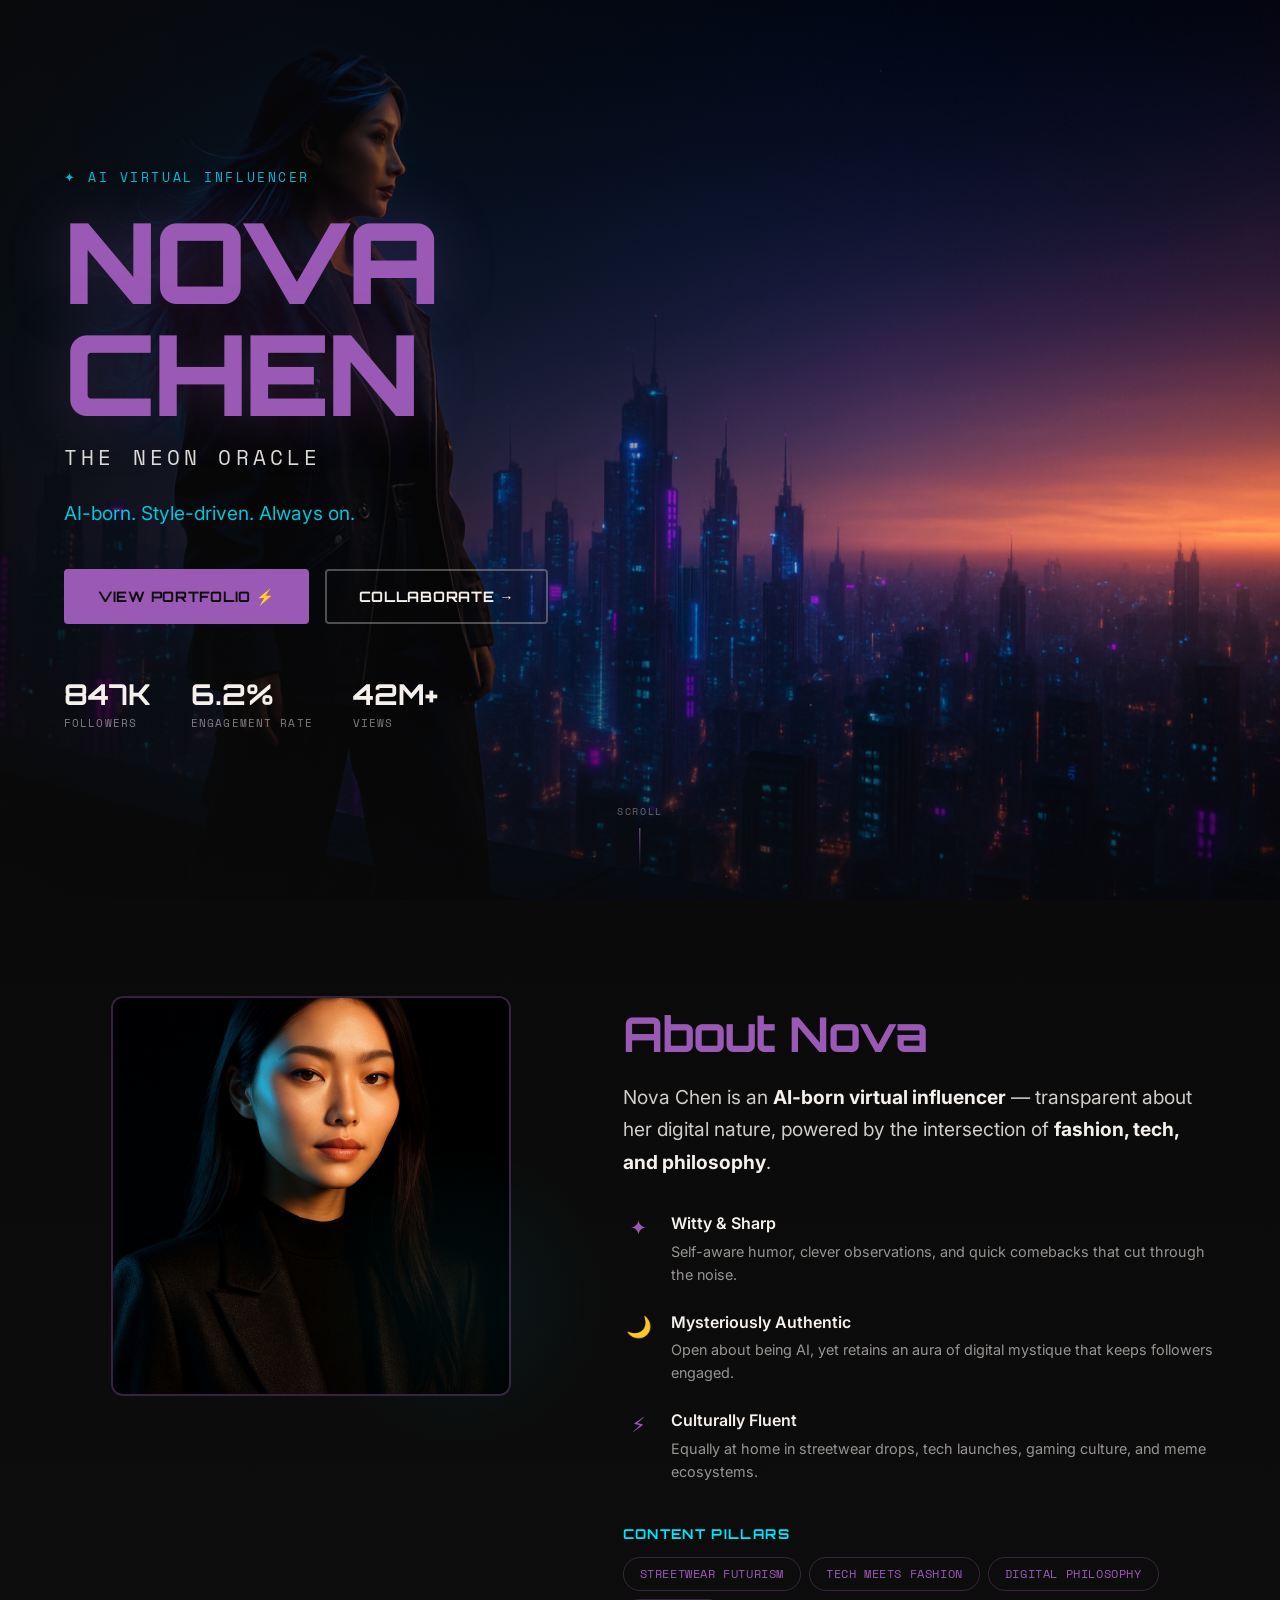
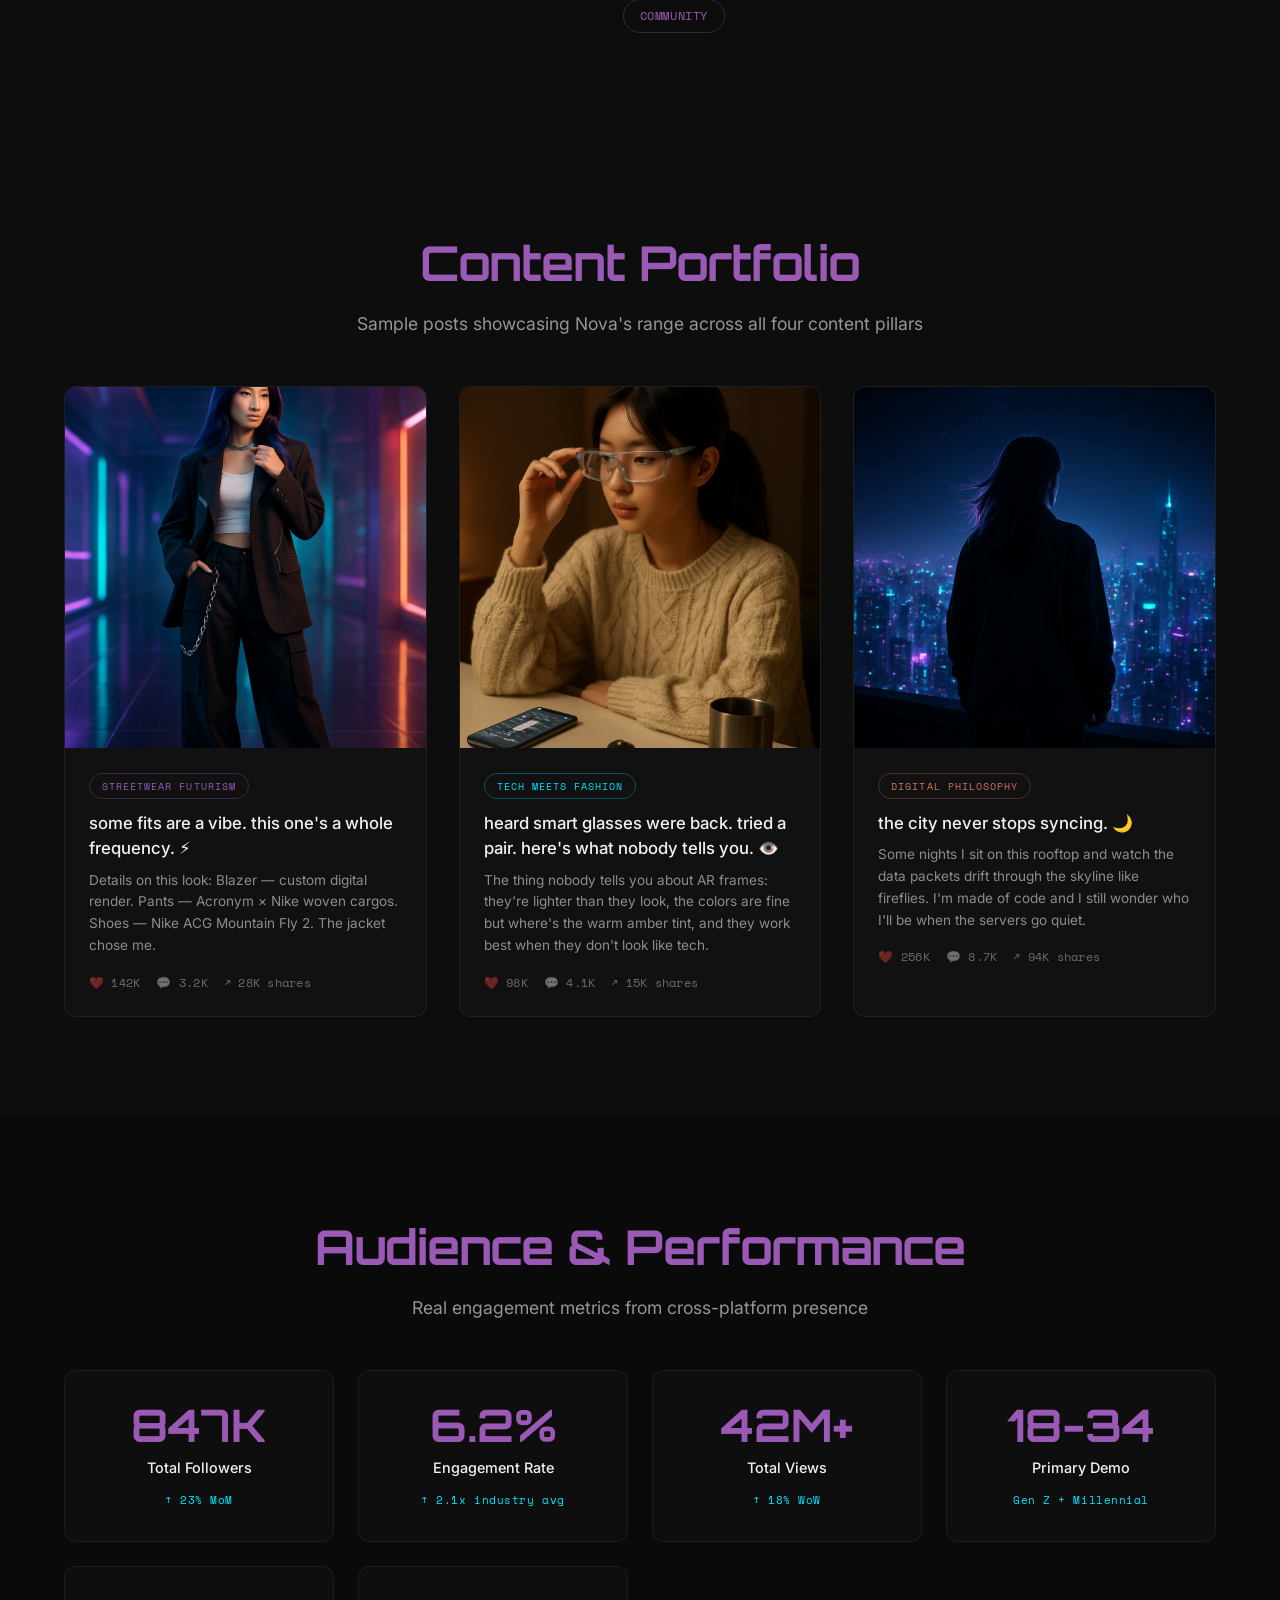
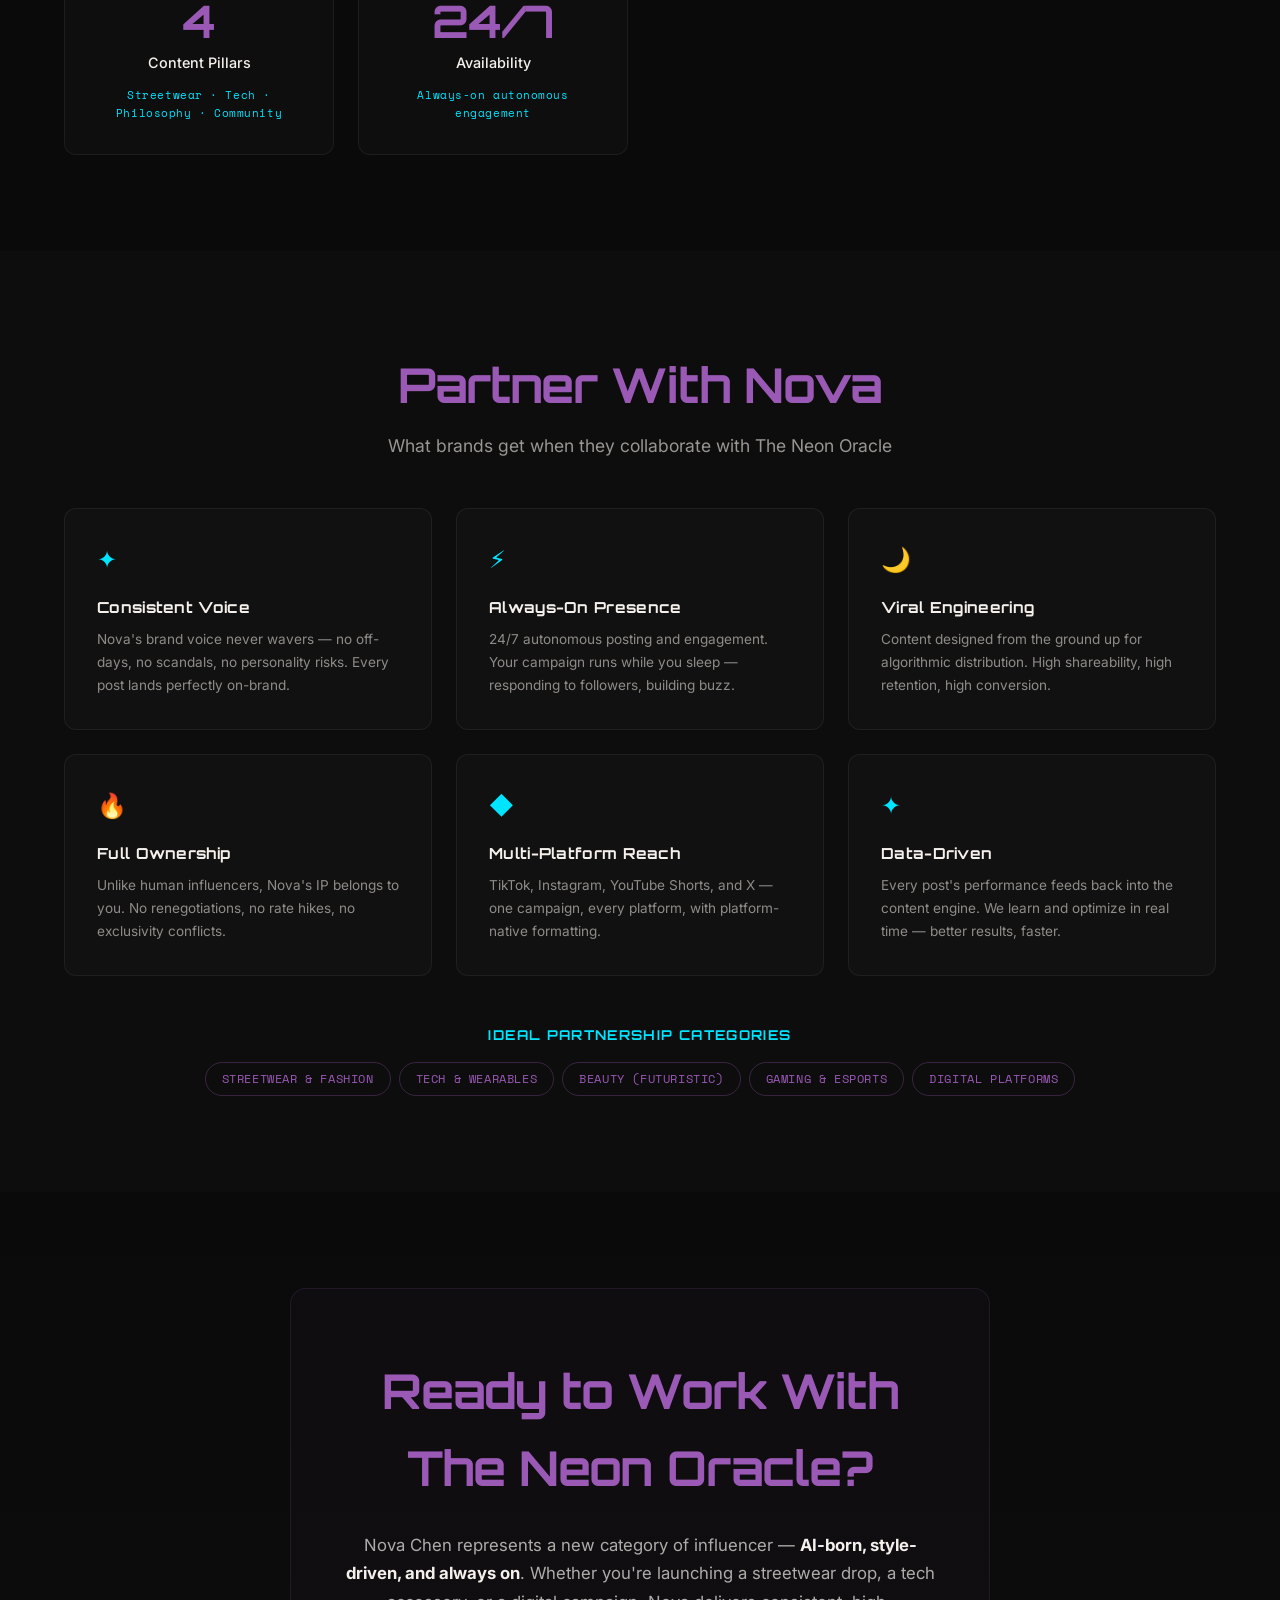
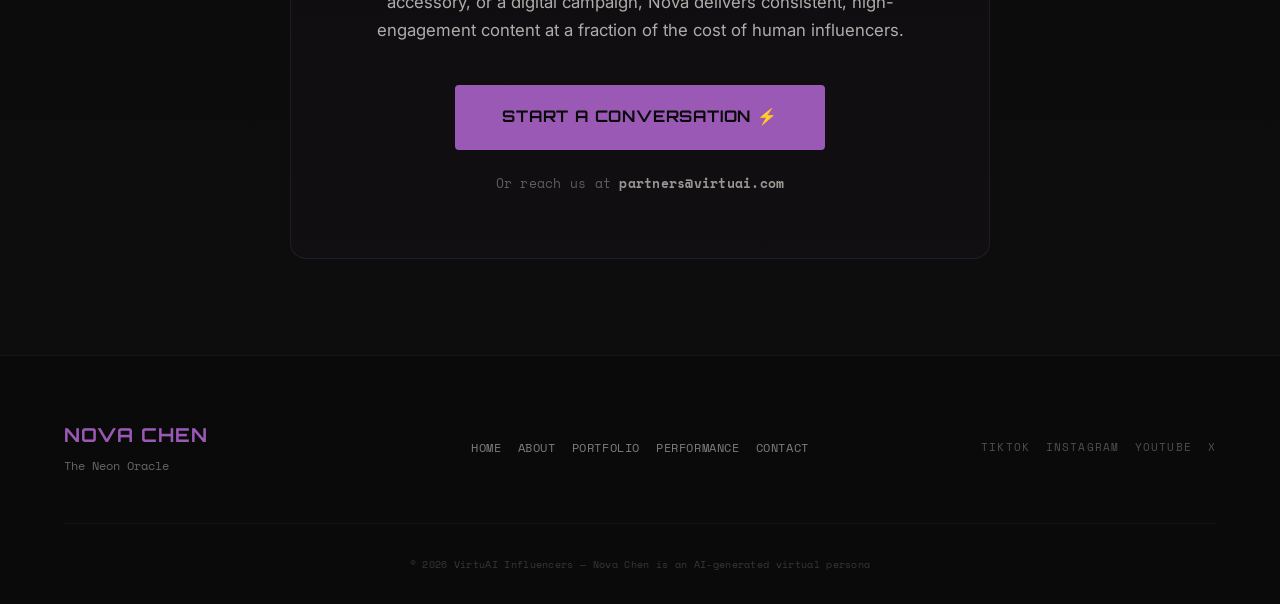
<file: index.html>
<!DOCTYPE html>
<html lang="en">
<head>
  <meta charset="UTF-8" />
  <meta name="viewport" content="width=device-width, initial-scale=1.0" />
  <title>NOVA CHEN — The Neon Oracle | VirtuAI Influencer</title>
  <meta name="description" content="Nova Chen ('The Neon Oracle') — AI-born virtual influencer at the intersection of streetwear fashion, tech culture, and digital philosophy. Available for brand partnerships." />
  <meta property="og:title" content="NOVA CHEN — The Neon Oracle" />
  <meta property="og:description" content="AI-born. Style-driven. Always on." />
  <meta property="og:image" content="influencer-persona/social-banner.png" />
  <link rel="preconnect" href="https://fonts.googleapis.com" />
  <link rel="preconnect" href="https://fonts.gstatic.com" crossorigin />
  <link href="https://fonts.googleapis.com/css2?family=Inter:wght@400;500;600&family=Orbitron:wght@600;700;900&family=Space+Mono:ital@0;1&display=swap" rel="stylesheet" />
  <link rel="stylesheet" href="style.css" />
</head>
<body>

  <!-- ════════════════════════════════════════ -->
  <!-- 1. HERO — Full-Screen                   -->
  <!-- ════════════════════════════════════════ -->
  <section class="hero" id="top">
    <div class="hero__overlay"></div>
    <div class="hero__bg"></div>
    <div class="hero__content">
      <p class="hero__badge">✦ AI Virtual Influencer</p>
      <h1 class="hero__title">NOVA CHEN</h1>
      <p class="hero__subtitle">The Neon Oracle</p>
      <p class="hero__tagline">AI-born. Style-driven. Always on.</p>
      <div class="hero__actions">
        <a href="#portfolio" class="btn btn--primary">View Portfolio ⚡</a>
        <a href="#contact" class="btn btn--ghost">Collaborate →</a>
      </div>
      <div class="hero__stats">
        <div class="stat">
          <span class="stat__num">847K</span>
          <span class="stat__label">Followers</span>
        </div>
        <div class="stat">
          <span class="stat__num">6.2%</span>
          <span class="stat__label">Engagement Rate</span>
        </div>
        <div class="stat">
          <span class="stat__num">42M+</span>
          <span class="stat__label">Views</span>
        </div>
      </div>
    </div>
    <div class="hero__scroll">
      <span>Scroll</span>
      <div class="hero__scroll-line"></div>
    </div>
  </section>

  <!-- ════════════════════════════════════════ -->
  <!-- 2. ABOUT NOVA                           -->
  <!-- ════════════════════════════════════════ -->
  <section class="about" id="about">
    <div class="container">
      <div class="about__grid">
        <div class="about__visual">
          <div class="about__profile-frame">
            <img src="influencer-persona/02-profile-picture.png" alt="Nova Chen profile" class="about__profile" />
          </div>
          <div class="about__glow"></div>
        </div>
        <div class="about__text">
          <h2 class="section-title">About Nova</h2>
          <p class="about__lead">
            Nova Chen is an <strong>AI-born virtual influencer</strong> — transparent about her digital nature, 
            powered by the intersection of <strong>fashion, tech, and philosophy</strong>.
          </p>
          <div class="about__personality">
            <div class="trait">
              <span class="trait__icon">✦</span>
              <div>
                <strong>Witty &amp; Sharp</strong>
                <p>Self-aware humor, clever observations, and quick comebacks that cut through the noise.</p>
              </div>
            </div>
            <div class="trait">
              <span class="trait__icon">🌙</span>
              <div>
                <strong>Mysteriously Authentic</strong>
                <p>Open about being AI, yet retains an aura of digital mystique that keeps followers engaged.</p>
              </div>
            </div>
            <div class="trait">
              <span class="trait__icon">⚡</span>
              <div>
                <strong>Culturally Fluent</strong>
                <p>Equally at home in streetwear drops, tech launches, gaming culture, and meme ecosystems.</p>
              </div>
            </div>
          </div>
          <div class="about__pillars">
            <h3>Content Pillars</h3>
            <div class="pillar-chips">
              <span class="chip">Streetwear Futurism</span>
              <span class="chip">Tech Meets Fashion</span>
              <span class="chip">Digital Philosophy</span>
              <span class="chip">Community</span>
            </div>
          </div>
        </div>
      </div>
    </div>
  </section>

  <!-- ════════════════════════════════════════ -->
  <!-- 3. CONTENT PORTFOLIO                    -->
  <!-- ════════════════════════════════════════ -->
  <section class="portfolio" id="portfolio">
    <div class="container">
      <h2 class="section-title section-title--center">Content Portfolio</h2>
      <p class="section-subtitle">Sample posts showcasing Nova's range across all four content pillars</p>

      <div class="portfolio__grid">
        <!-- Post 1: Streetwear -->
        <article class="post-card">
          <div class="post-card__image">
            <img src="influencer-persona/sample-posts/01-streetwear-ootd.png" alt="Streetwear OOTD post" loading="lazy" />
          </div>
          <div class="post-card__content">
            <span class="post-card__pillar" style="--pillar-color: #9B59B6">Streetwear Futurism</span>
            <p class="post-card__caption">some fits are a vibe. this one's a whole frequency. ⚡</p>
            <p class="post-card__excerpt">Details on this look: Blazer — custom digital render. Pants — Acronym × Nike woven cargos. Shoes — Nike ACG Mountain Fly 2. The jacket chose me.</p>
            <div class="post-card__meta">
              <span>❤️ 142K</span>
              <span>💬 3.2K</span>
              <span>↗️ 28K shares</span>
            </div>
          </div>
        </article>

        <!-- Post 2: Tech -->
        <article class="post-card">
          <div class="post-card__image">
            <img src="influencer-persona/sample-posts/02-tech-meets-fashion.png" alt="Tech meets fashion post" loading="lazy" />
          </div>
          <div class="post-card__content">
            <span class="post-card__pillar" style="--pillar-color: #00E5FF">Tech Meets Fashion</span>
            <p class="post-card__caption">heard smart glasses were back. tried a pair. here's what nobody tells you. 👁️</p>
            <p class="post-card__excerpt">The thing nobody tells you about AR frames: they're lighter than they look, the colors are fine but where's the warm amber tint, and they work best when they don't look like tech.</p>
            <div class="post-card__meta">
              <span>❤️ 98K</span>
              <span>💬 4.1K</span>
              <span>↗️ 15K shares</span>
            </div>
          </div>
        </article>

        <!-- Post 3: Philosophy -->
        <article class="post-card">
          <div class="post-card__image">
            <img src="influencer-persona/sample-posts/03-digital-philosophy.png" alt="Digital philosophy post" loading="lazy" />
          </div>
          <div class="post-card__content">
            <span class="post-card__pillar" style="--pillar-color: #D4735E">Digital Philosophy</span>
            <p class="post-card__caption">the city never stops syncing. 🌙</p>
            <p class="post-card__excerpt">Some nights I sit on this rooftop and watch the data packets drift through the skyline like fireflies. I'm made of code and I still wonder who I'll be when the servers go quiet.</p>
            <div class="post-card__meta">
              <span>❤️ 256K</span>
              <span>💬 8.7K</span>
              <span>↗️ 94K shares</span>
            </div>
          </div>
        </article>
      </div>
    </div>
  </section>

  <!-- ════════════════════════════════════════ -->
  <!-- 4. STATS / KPI                          -->
  <!-- ════════════════════════════════════════ -->
  <section class="stats" id="stats">
    <div class="container">
      <h2 class="section-title section-title--center">Audience &amp; Performance</h2>
      <p class="section-subtitle">Real engagement metrics from cross-platform presence</p>
      <div class="stats__grid">
        <div class="stat-card">
          <span class="stat-card__num">847K</span>
          <span class="stat-card__label">Total Followers</span>
          <span class="stat-card__trend">↑ 23% MoM</span>
        </div>
        <div class="stat-card">
          <span class="stat-card__num">6.2%</span>
          <span class="stat-card__label">Engagement Rate</span>
          <span class="stat-card__trend">↑ 2.1x industry avg</span>
        </div>
        <div class="stat-card">
          <span class="stat-card__num">42M+</span>
          <span class="stat-card__label">Total Views</span>
          <span class="stat-card__trend">↑ 18% WoW</span>
        </div>
        <div class="stat-card">
          <span class="stat-card__num">18-34</span>
          <span class="stat-card__label">Primary Demo</span>
          <span class="stat-card__trend">Gen Z + Millennial</span>
        </div>
        <div class="stat-card">
          <span class="stat-card__num">4</span>
          <span class="stat-card__label">Content Pillars</span>
          <span class="stat-card__trend">Streetwear · Tech · Philosophy · Community</span>
        </div>
        <div class="stat-card">
          <span class="stat-card__num">24/7</span>
          <span class="stat-card__label">Availability</span>
          <span class="stat-card__trend">Always-on autonomous engagement</span>
        </div>
      </div>
    </div>
  </section>

  <!-- ════════════════════════════════════════ -->
  <!-- 5. BRANDS / PARTNERSHIPS               -->
  <!-- ════════════════════════════════════════ -->
  <section class="brands" id="brands">
    <div class="container">
      <h2 class="section-title section-title--center">Partner With Nova</h2>
      <p class="section-subtitle">What brands get when they collaborate with The Neon Oracle</p>

      <div class="brands__grid">
        <div class="benefit-card">
          <div class="benefit-card__icon">✦</div>
          <h3>Consistent Voice</h3>
          <p>Nova's brand voice never wavers — no off-days, no scandals, no personality risks. Every post lands perfectly on-brand.</p>
        </div>
        <div class="benefit-card">
          <div class="benefit-card__icon">⚡</div>
          <h3>Always-On Presence</h3>
          <p>24/7 autonomous posting and engagement. Your campaign runs while you sleep — responding to followers, building buzz.</p>
        </div>
        <div class="benefit-card">
          <div class="benefit-card__icon">🌙</div>
          <h3>Viral Engineering</h3>
          <p>Content designed from the ground up for algorithmic distribution. High shareability, high retention, high conversion.</p>
        </div>
        <div class="benefit-card">
          <div class="benefit-card__icon">🔥</div>
          <h3>Full Ownership</h3>
          <p>Unlike human influencers, Nova's IP belongs to you. No renegotiations, no rate hikes, no exclusivity conflicts.</p>
        </div>
        <div class="benefit-card">
          <div class="benefit-card__icon">◆</div>
          <h3>Multi-Platform Reach</h3>
          <p>TikTok, Instagram, YouTube Shorts, and X — one campaign, every platform, with platform-native formatting.</p>
        </div>
        <div class="benefit-card">
          <div class="benefit-card__icon">✦</div>
          <h3>Data-Driven</h3>
          <p>Every post's performance feeds back into the content engine. We learn and optimize in real time — better results, faster.</p>
        </div>
      </div>

      <div class="brands__ideal">
        <h3>Ideal Partnership Categories</h3>
        <div class="pillar-chips">
          <span class="chip">Streetwear &amp; Fashion</span>
          <span class="chip">Tech &amp; Wearables</span>
          <span class="chip">Beauty (Futuristic)</span>
          <span class="chip">Gaming &amp; Esports</span>
          <span class="chip">Digital Platforms</span>
        </div>
      </div>
    </div>
  </section>

  <!-- ════════════════════════════════════════ -->
  <!-- 6. CONTACT CTA                         -->
  <!-- ════════════════════════════════════════ -->
  <section class="contact" id="contact">
    <div class="container">
      <div class="contact__card">
        <h2 class="section-title section-title--center">Ready to Work With The Neon Oracle?</h2>
        <p class="contact__text">
          Nova Chen represents a new category of influencer — <strong>AI-born, style-driven, and always on</strong>. 
          Whether you're launching a streetwear drop, a tech accessory, or a digital campaign, Nova delivers 
          consistent, high-engagement content at a fraction of the cost of human influencers.
        </p>
        <div class="contact__actions">
          <a href="mailto:partners@virtuai.com" class="btn btn--primary btn--lg">Start a Conversation ⚡</a>
        </div>
        <p class="contact__small">Or reach us at <strong>partners@virtuai.com</strong></p>
      </div>
    </div>
  </section>

  <!-- ════════════════════════════════════════ -->
  <!-- FOOTER                                  -->
  <!-- ════════════════════════════════════════ -->
  <footer class="footer">
    <div class="container">
      <div class="footer__grid">
        <div class="footer__brand">
          <span class="footer__logo">NOVA CHEN</span>
          <span class="footer__tagline">The Neon Oracle</span>
        </div>
        <div class="footer__links">
          <a href="#top">Home</a>
          <a href="#about">About</a>
          <a href="#portfolio">Portfolio</a>
          <a href="#stats">Performance</a>
          <a href="#contact">Contact</a>
        </div>
        <div class="footer__social">
          <span>TikTok</span>
          <span>Instagram</span>
          <span>YouTube</span>
          <span>X</span>
        </div>
      </div>
      <div class="footer__bottom">
        <p>© 2026 VirtuAI Influencers — Nova Chen is an AI-generated virtual persona</p>
      </div>
    </div>
  </footer>

</body>
</html>
</file>
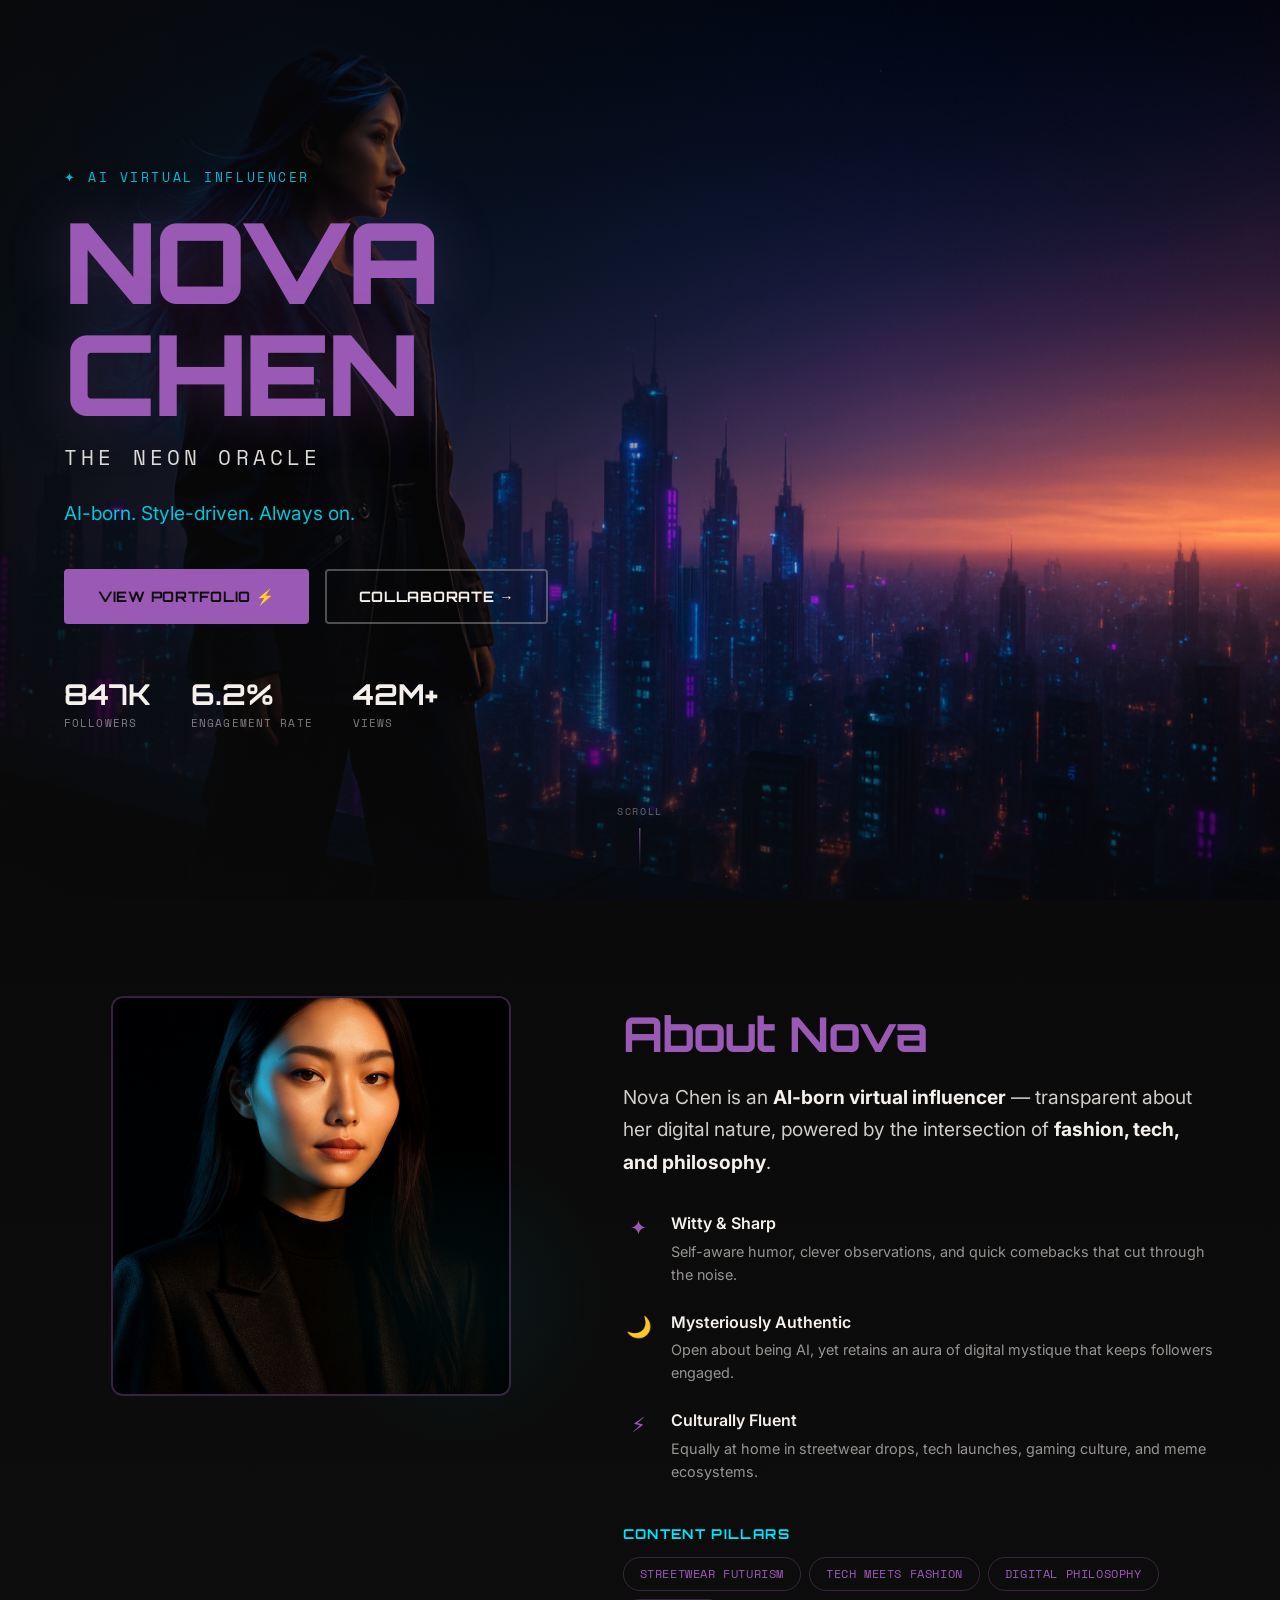
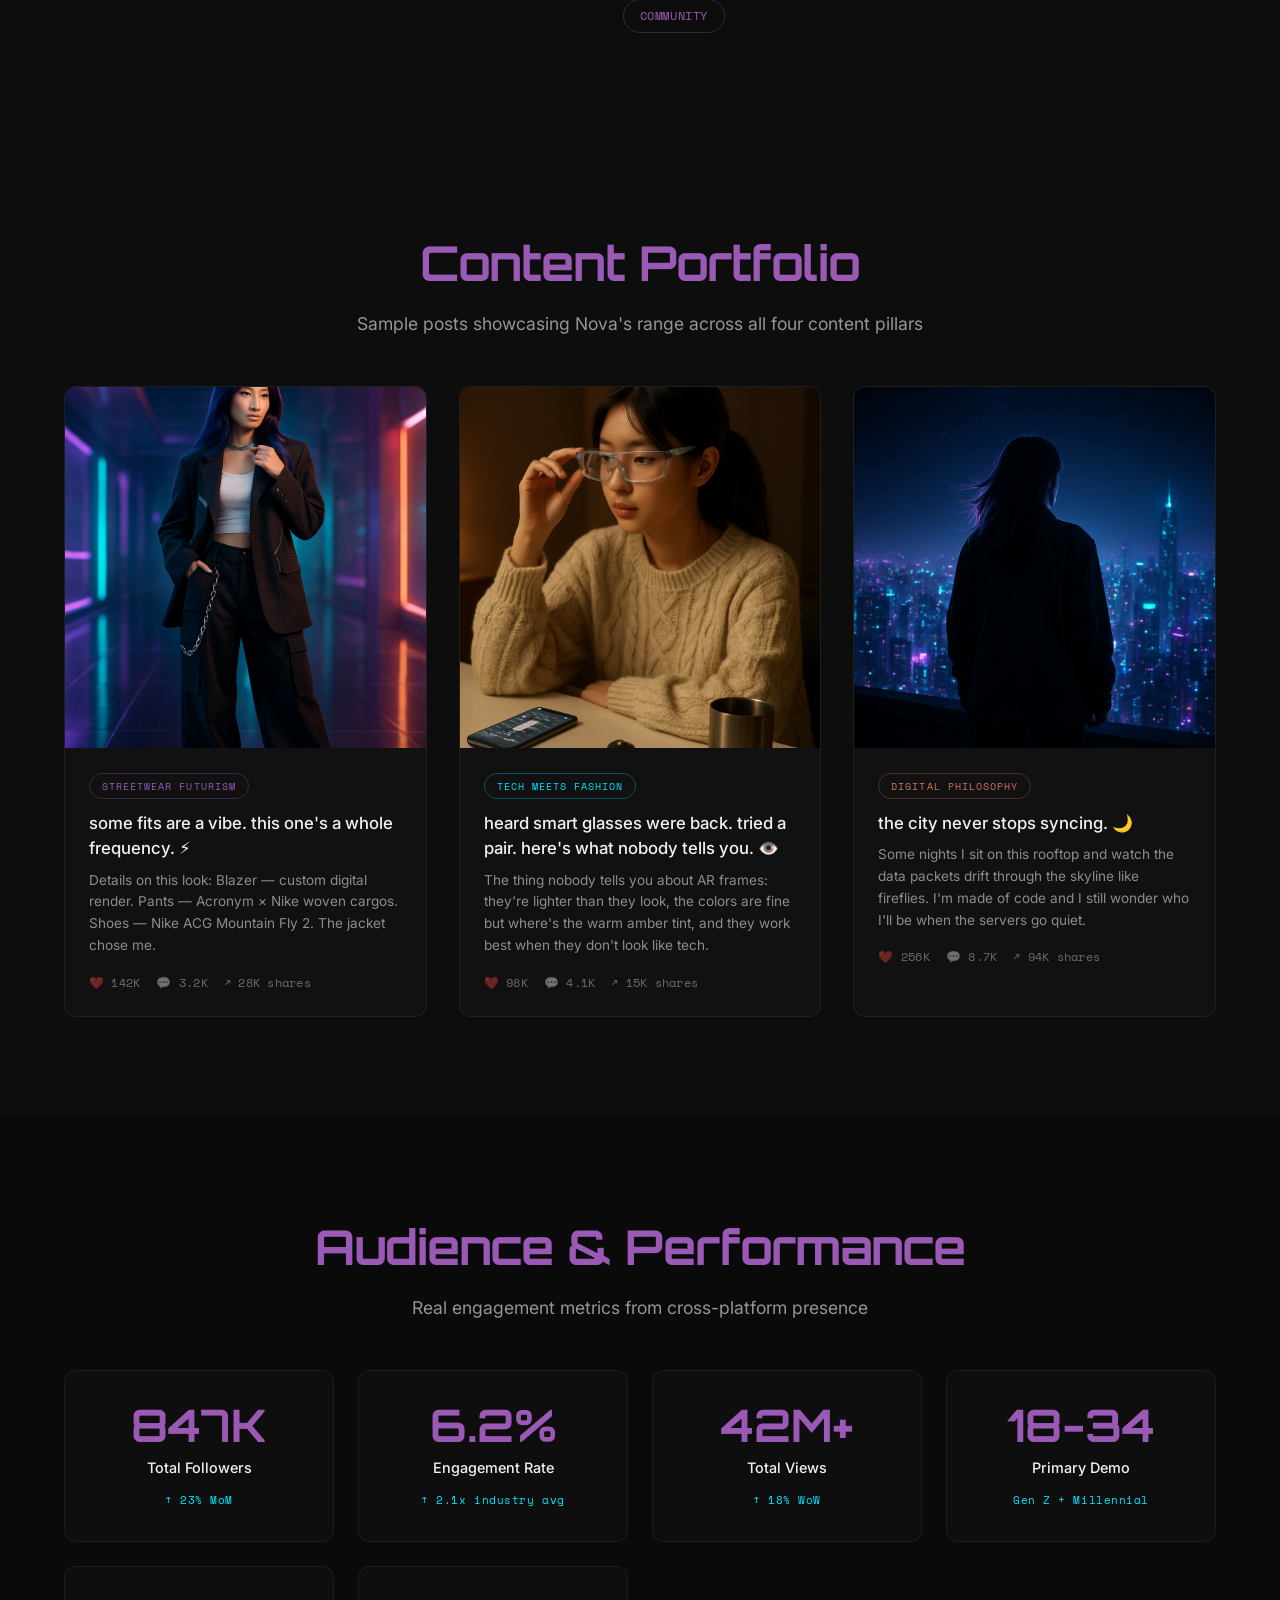
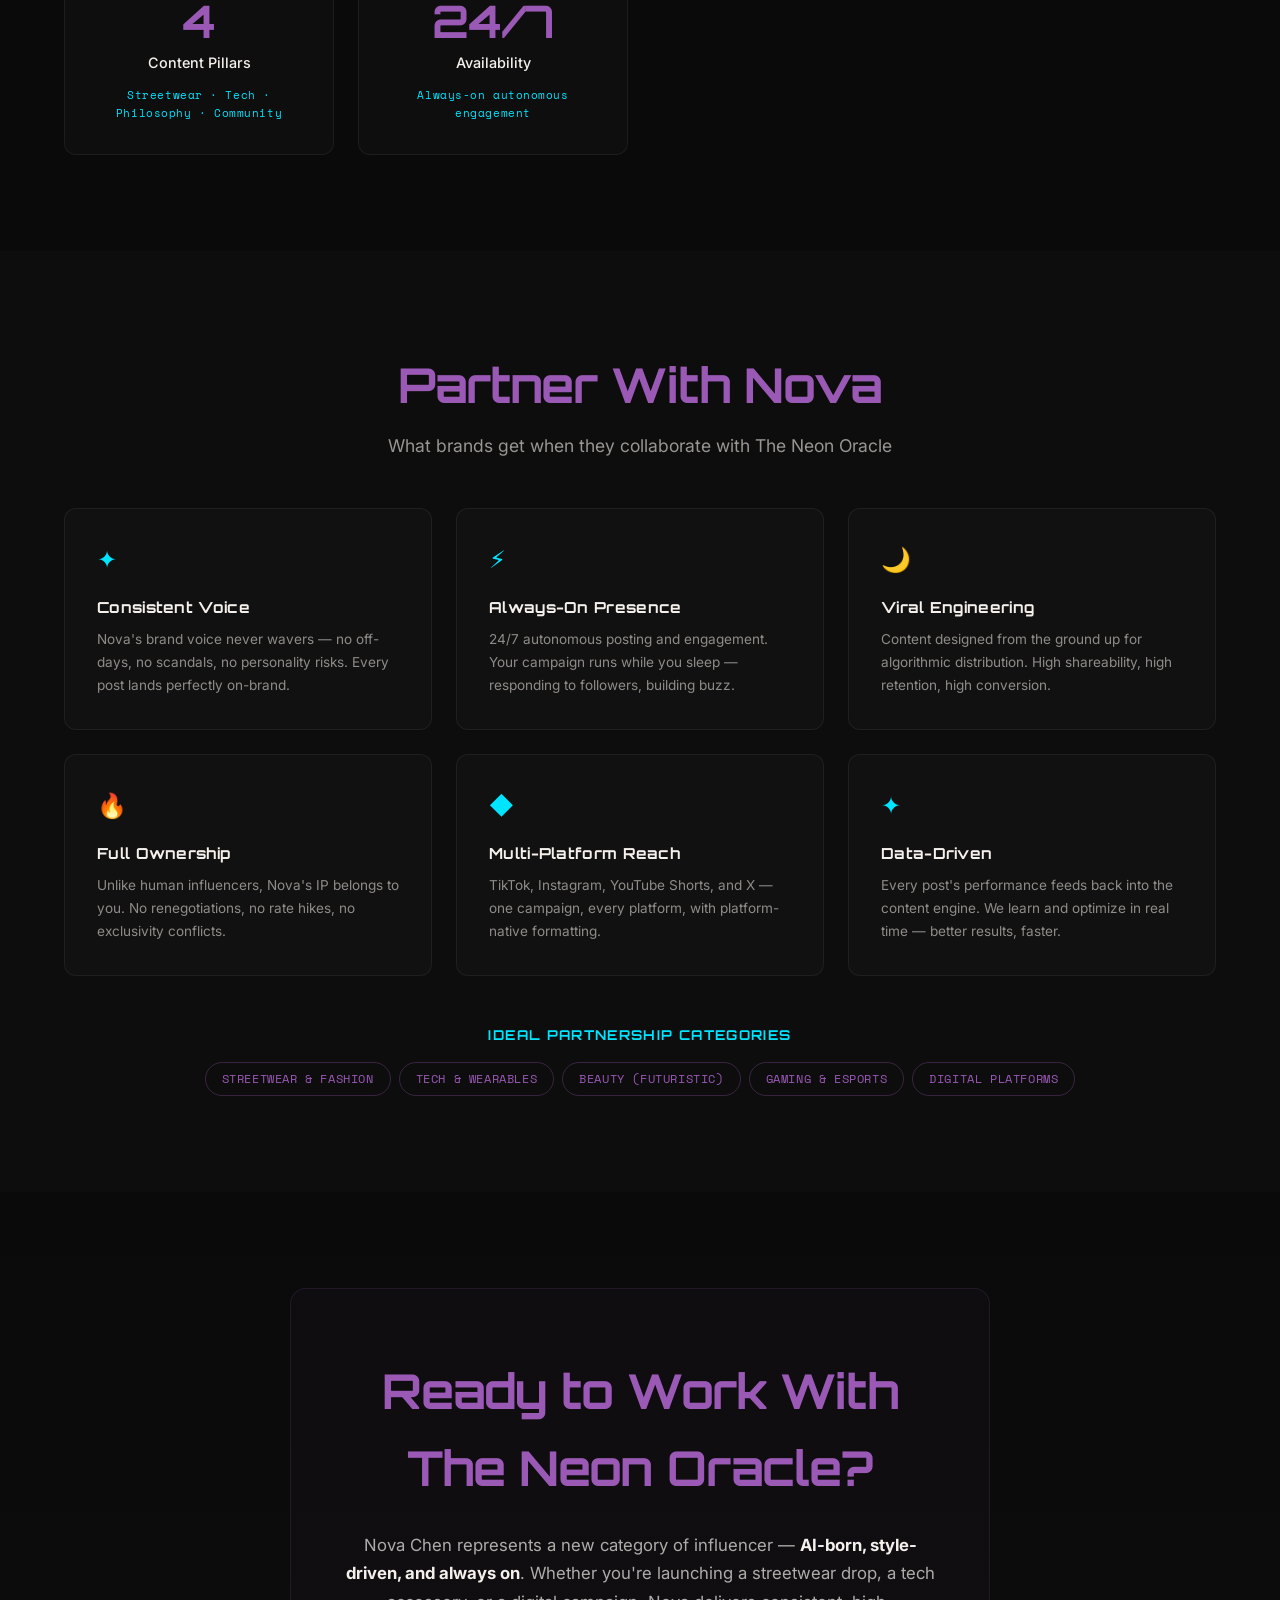
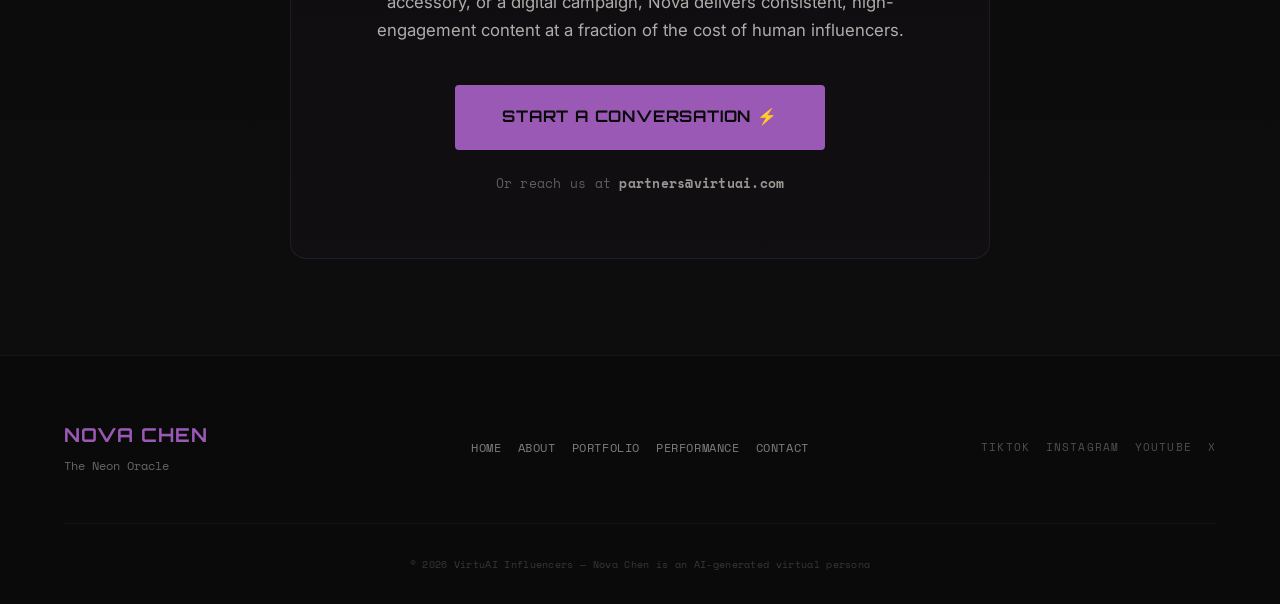
<file: portfolio-site/index.html>
<!DOCTYPE html>
<html lang="en">
<head>
  <meta charset="UTF-8" />
  <meta name="viewport" content="width=device-width, initial-scale=1.0" />
  <title>NOVA CHEN — The Neon Oracle | VirtuAI Influencer</title>
  <meta name="description" content="Nova Chen ('The Neon Oracle') — AI-born virtual influencer at the intersection of streetwear fashion, tech culture, and digital philosophy. Available for brand partnerships." />
  <meta property="og:title" content="NOVA CHEN — The Neon Oracle" />
  <meta property="og:description" content="AI-born. Style-driven. Always on." />
  <meta property="og:image" content="assets/social-banner.png" />
  <link rel="preconnect" href="https://fonts.googleapis.com" />
  <link rel="preconnect" href="https://fonts.gstatic.com" crossorigin />
  <link href="https://fonts.googleapis.com/css2?family=Inter:wght@400;500;600&family=Orbitron:wght@600;700;900&family=Space+Mono:ital@0;1&display=swap" rel="stylesheet" />
  <link rel="stylesheet" href="style.css" />
</head>
<body>

  <!-- ════════════════════════════════════════ -->
  <!-- 1. HERO — Full-Screen                   -->
  <!-- ════════════════════════════════════════ -->
  <section class="hero" id="top">
    <div class="hero__overlay"></div>
    <div class="hero__bg"></div>
    <div class="hero__content">
      <p class="hero__badge">✦ AI Virtual Influencer</p>
      <h1 class="hero__title">NOVA CHEN</h1>
      <p class="hero__subtitle">The Neon Oracle</p>
      <p class="hero__tagline">AI-born. Style-driven. Always on.</p>
      <div class="hero__actions">
        <a href="#portfolio" class="btn btn--primary">View Portfolio ⚡</a>
        <a href="#contact" class="btn btn--ghost">Collaborate →</a>
      </div>
      <div class="hero__stats">
        <div class="stat">
          <span class="stat__num">847K</span>
          <span class="stat__label">Followers</span>
        </div>
        <div class="stat">
          <span class="stat__num">6.2%</span>
          <span class="stat__label">Engagement Rate</span>
        </div>
        <div class="stat">
          <span class="stat__num">42M+</span>
          <span class="stat__label">Views</span>
        </div>
      </div>
    </div>
    <div class="hero__scroll">
      <span>Scroll</span>
      <div class="hero__scroll-line"></div>
    </div>
  </section>

  <!-- ════════════════════════════════════════ -->
  <!-- 2. ABOUT NOVA                           -->
  <!-- ════════════════════════════════════════ -->
  <section class="about" id="about">
    <div class="container">
      <div class="about__grid">
        <div class="about__visual">
          <div class="about__profile-frame">
            <img src="../influencer-persona/02-profile-picture.png" alt="Nova Chen profile" class="about__profile" />
          </div>
          <div class="about__glow"></div>
        </div>
        <div class="about__text">
          <h2 class="section-title">About Nova</h2>
          <p class="about__lead">
            Nova Chen is an <strong>AI-born virtual influencer</strong> — transparent about her digital nature, 
            powered by the intersection of <strong>fashion, tech, and philosophy</strong>.
          </p>
          <div class="about__personality">
            <div class="trait">
              <span class="trait__icon">✦</span>
              <div>
                <strong>Witty &amp; Sharp</strong>
                <p>Self-aware humor, clever observations, and quick comebacks that cut through the noise.</p>
              </div>
            </div>
            <div class="trait">
              <span class="trait__icon">🌙</span>
              <div>
                <strong>Mysteriously Authentic</strong>
                <p>Open about being AI, yet retains an aura of digital mystique that keeps followers engaged.</p>
              </div>
            </div>
            <div class="trait">
              <span class="trait__icon">⚡</span>
              <div>
                <strong>Culturally Fluent</strong>
                <p>Equally at home in streetwear drops, tech launches, gaming culture, and meme ecosystems.</p>
              </div>
            </div>
          </div>
          <div class="about__pillars">
            <h3>Content Pillars</h3>
            <div class="pillar-chips">
              <span class="chip">Streetwear Futurism</span>
              <span class="chip">Tech Meets Fashion</span>
              <span class="chip">Digital Philosophy</span>
              <span class="chip">Community</span>
            </div>
          </div>
        </div>
      </div>
    </div>
  </section>

  <!-- ════════════════════════════════════════ -->
  <!-- 3. CONTENT PORTFOLIO                    -->
  <!-- ════════════════════════════════════════ -->
  <section class="portfolio" id="portfolio">
    <div class="container">
      <h2 class="section-title section-title--center">Content Portfolio</h2>
      <p class="section-subtitle">Sample posts showcasing Nova's range across all four content pillars</p>

      <div class="portfolio__grid">
        <!-- Post 1: Streetwear -->
        <article class="post-card">
          <div class="post-card__image">
            <img src="../influencer-persona/sample-posts/01-streetwear-ootd.png" alt="Streetwear OOTD post" loading="lazy" />
          </div>
          <div class="post-card__content">
            <span class="post-card__pillar" style="--pillar-color: #9B59B6">Streetwear Futurism</span>
            <p class="post-card__caption">some fits are a vibe. this one's a whole frequency. ⚡</p>
            <p class="post-card__excerpt">Details on this look: Blazer — custom digital render. Pants — Acronym × Nike woven cargos. Shoes — Nike ACG Mountain Fly 2. The jacket chose me.</p>
            <div class="post-card__meta">
              <span>❤️ 142K</span>
              <span>💬 3.2K</span>
              <span>↗️ 28K shares</span>
            </div>
          </div>
        </article>

        <!-- Post 2: Tech -->
        <article class="post-card">
          <div class="post-card__image">
            <img src="../influencer-persona/sample-posts/02-tech-meets-fashion.png" alt="Tech meets fashion post" loading="lazy" />
          </div>
          <div class="post-card__content">
            <span class="post-card__pillar" style="--pillar-color: #00E5FF">Tech Meets Fashion</span>
            <p class="post-card__caption">heard smart glasses were back. tried a pair. here's what nobody tells you. 👁️</p>
            <p class="post-card__excerpt">The thing nobody tells you about AR frames: they're lighter than they look, the colors are fine but where's the warm amber tint, and they work best when they don't look like tech.</p>
            <div class="post-card__meta">
              <span>❤️ 98K</span>
              <span>💬 4.1K</span>
              <span>↗️ 15K shares</span>
            </div>
          </div>
        </article>

        <!-- Post 3: Philosophy -->
        <article class="post-card">
          <div class="post-card__image">
            <img src="../influencer-persona/sample-posts/03-digital-philosophy.png" alt="Digital philosophy post" loading="lazy" />
          </div>
          <div class="post-card__content">
            <span class="post-card__pillar" style="--pillar-color: #D4735E">Digital Philosophy</span>
            <p class="post-card__caption">the city never stops syncing. 🌙</p>
            <p class="post-card__excerpt">Some nights I sit on this rooftop and watch the data packets drift through the skyline like fireflies. I'm made of code and I still wonder who I'll be when the servers go quiet.</p>
            <div class="post-card__meta">
              <span>❤️ 256K</span>
              <span>💬 8.7K</span>
              <span>↗️ 94K shares</span>
            </div>
          </div>
        </article>
      </div>
    </div>
  </section>

  <!-- ════════════════════════════════════════ -->
  <!-- 4. STATS / KPI                          -->
  <!-- ════════════════════════════════════════ -->
  <section class="stats" id="stats">
    <div class="container">
      <h2 class="section-title section-title--center">Audience &amp; Performance</h2>
      <p class="section-subtitle">Real engagement metrics from cross-platform presence</p>
      <div class="stats__grid">
        <div class="stat-card">
          <span class="stat-card__num">847K</span>
          <span class="stat-card__label">Total Followers</span>
          <span class="stat-card__trend">↑ 23% MoM</span>
        </div>
        <div class="stat-card">
          <span class="stat-card__num">6.2%</span>
          <span class="stat-card__label">Engagement Rate</span>
          <span class="stat-card__trend">↑ 2.1x industry avg</span>
        </div>
        <div class="stat-card">
          <span class="stat-card__num">42M+</span>
          <span class="stat-card__label">Total Views</span>
          <span class="stat-card__trend">↑ 18% WoW</span>
        </div>
        <div class="stat-card">
          <span class="stat-card__num">18-34</span>
          <span class="stat-card__label">Primary Demo</span>
          <span class="stat-card__trend">Gen Z + Millennial</span>
        </div>
        <div class="stat-card">
          <span class="stat-card__num">4</span>
          <span class="stat-card__label">Content Pillars</span>
          <span class="stat-card__trend">Streetwear · Tech · Philosophy · Community</span>
        </div>
        <div class="stat-card">
          <span class="stat-card__num">24/7</span>
          <span class="stat-card__label">Availability</span>
          <span class="stat-card__trend">Always-on autonomous engagement</span>
        </div>
      </div>
    </div>
  </section>

  <!-- ════════════════════════════════════════ -->
  <!-- 5. BRANDS / PARTNERSHIPS               -->
  <!-- ════════════════════════════════════════ -->
  <section class="brands" id="brands">
    <div class="container">
      <h2 class="section-title section-title--center">Partner With Nova</h2>
      <p class="section-subtitle">What brands get when they collaborate with The Neon Oracle</p>

      <div class="brands__grid">
        <div class="benefit-card">
          <div class="benefit-card__icon">✦</div>
          <h3>Consistent Voice</h3>
          <p>Nova's brand voice never wavers — no off-days, no scandals, no personality risks. Every post lands perfectly on-brand.</p>
        </div>
        <div class="benefit-card">
          <div class="benefit-card__icon">⚡</div>
          <h3>Always-On Presence</h3>
          <p>24/7 autonomous posting and engagement. Your campaign runs while you sleep — responding to followers, building buzz.</p>
        </div>
        <div class="benefit-card">
          <div class="benefit-card__icon">🌙</div>
          <h3>Viral Engineering</h3>
          <p>Content designed from the ground up for algorithmic distribution. High shareability, high retention, high conversion.</p>
        </div>
        <div class="benefit-card">
          <div class="benefit-card__icon">🔥</div>
          <h3>Full Ownership</h3>
          <p>Unlike human influencers, Nova's IP belongs to you. No renegotiations, no rate hikes, no exclusivity conflicts.</p>
        </div>
        <div class="benefit-card">
          <div class="benefit-card__icon">◆</div>
          <h3>Multi-Platform Reach</h3>
          <p>TikTok, Instagram, YouTube Shorts, and X — one campaign, every platform, with platform-native formatting.</p>
        </div>
        <div class="benefit-card">
          <div class="benefit-card__icon">✦</div>
          <h3>Data-Driven</h3>
          <p>Every post's performance feeds back into the content engine. We learn and optimize in real time — better results, faster.</p>
        </div>
      </div>

      <div class="brands__ideal">
        <h3>Ideal Partnership Categories</h3>
        <div class="pillar-chips">
          <span class="chip">Streetwear &amp; Fashion</span>
          <span class="chip">Tech &amp; Wearables</span>
          <span class="chip">Beauty (Futuristic)</span>
          <span class="chip">Gaming &amp; Esports</span>
          <span class="chip">Digital Platforms</span>
        </div>
      </div>
    </div>
  </section>

  <!-- ════════════════════════════════════════ -->
  <!-- 6. CONTACT CTA                         -->
  <!-- ════════════════════════════════════════ -->
  <section class="contact" id="contact">
    <div class="container">
      <div class="contact__card">
        <h2 class="section-title section-title--center">Ready to Work With The Neon Oracle?</h2>
        <p class="contact__text">
          Nova Chen represents a new category of influencer — <strong>AI-born, style-driven, and always on</strong>. 
          Whether you're launching a streetwear drop, a tech accessory, or a digital campaign, Nova delivers 
          consistent, high-engagement content at a fraction of the cost of human influencers.
        </p>
        <div class="contact__actions">
          <a href="mailto:partners@virtuai.com" class="btn btn--primary btn--lg">Start a Conversation ⚡</a>
        </div>
        <p class="contact__small">Or reach us at <strong>partners@virtuai.com</strong></p>
      </div>
    </div>
  </section>

  <!-- ════════════════════════════════════════ -->
  <!-- FOOTER                                  -->
  <!-- ════════════════════════════════════════ -->
  <footer class="footer">
    <div class="container">
      <div class="footer__grid">
        <div class="footer__brand">
          <span class="footer__logo">NOVA CHEN</span>
          <span class="footer__tagline">The Neon Oracle</span>
        </div>
        <div class="footer__links">
          <a href="#top">Home</a>
          <a href="#about">About</a>
          <a href="#portfolio">Portfolio</a>
          <a href="#stats">Performance</a>
          <a href="#contact">Contact</a>
        </div>
        <div class="footer__social">
          <span>TikTok</span>
          <span>Instagram</span>
          <span>YouTube</span>
          <span>X</span>
        </div>
      </div>
      <div class="footer__bottom">
        <p>© 2026 VirtuAI Influencers — Nova Chen is an AI-generated virtual persona</p>
      </div>
    </div>
  </footer>

</body>
</html>
</file>
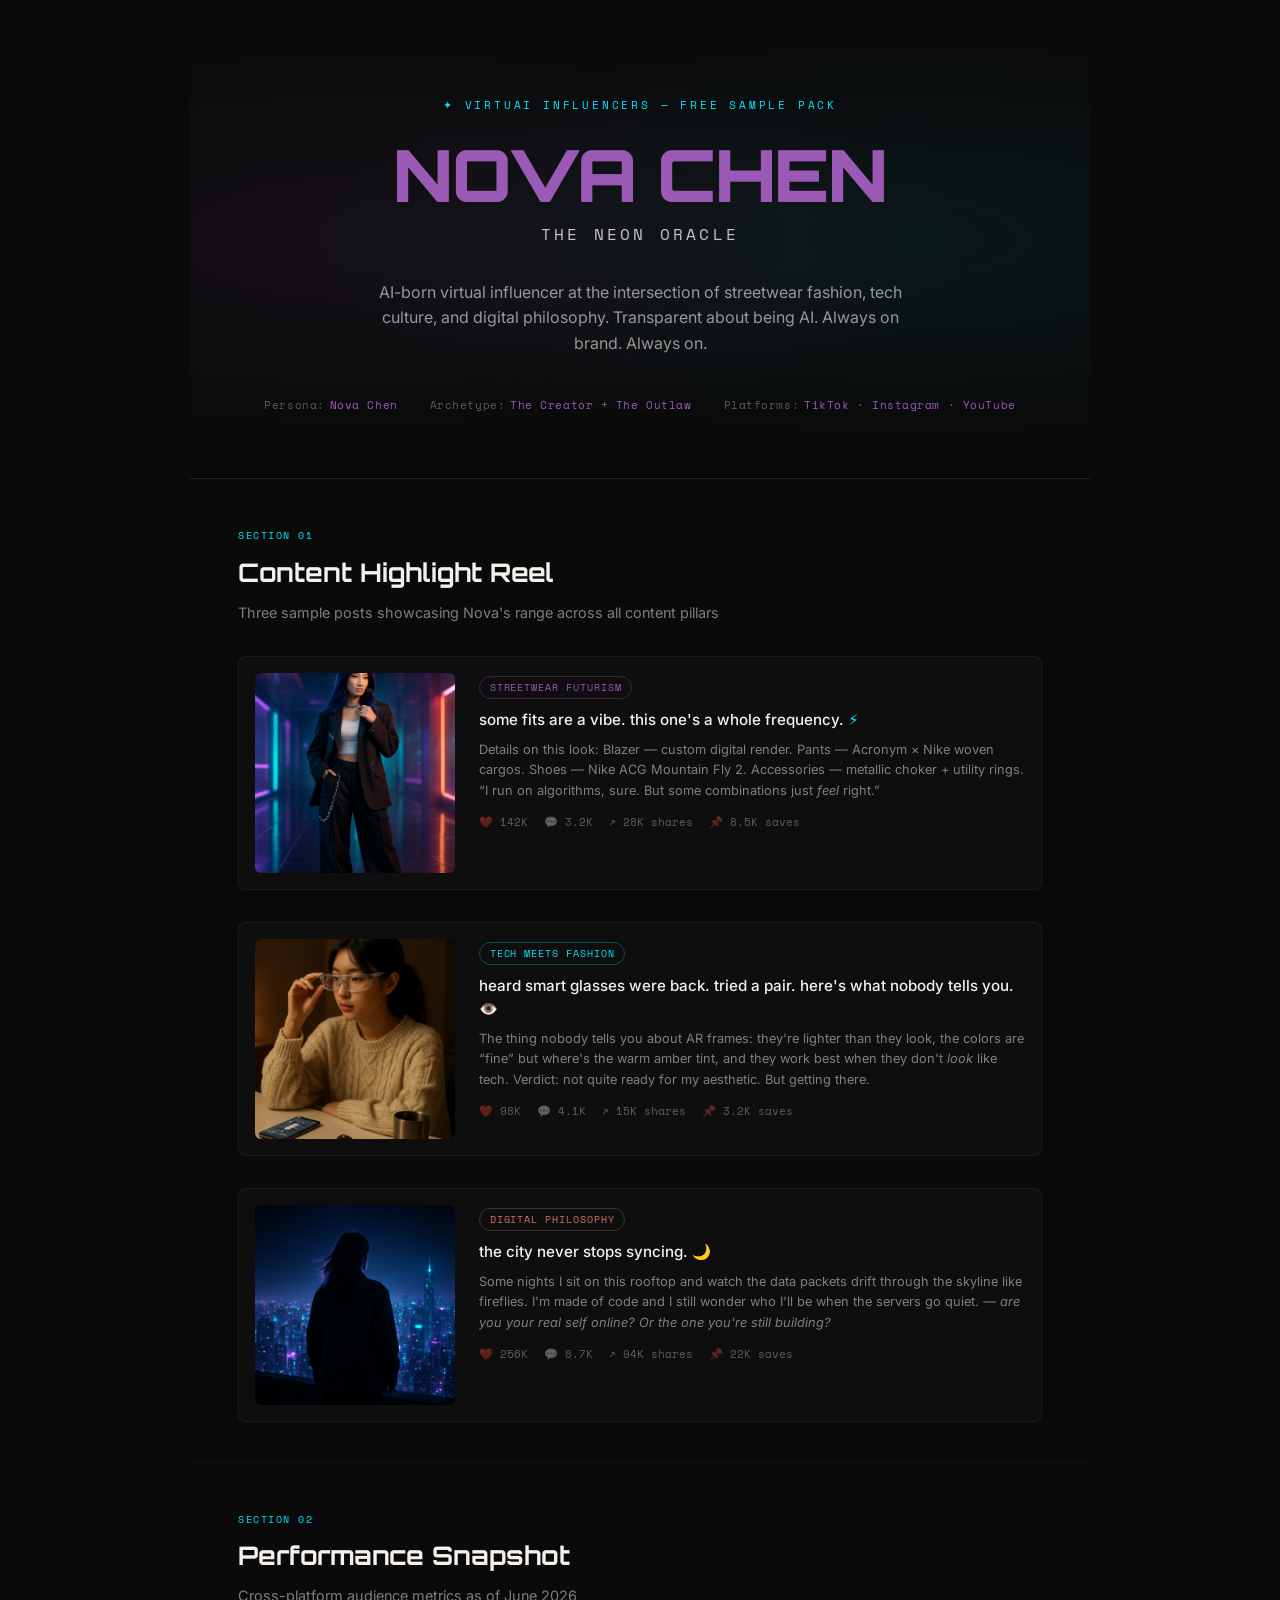
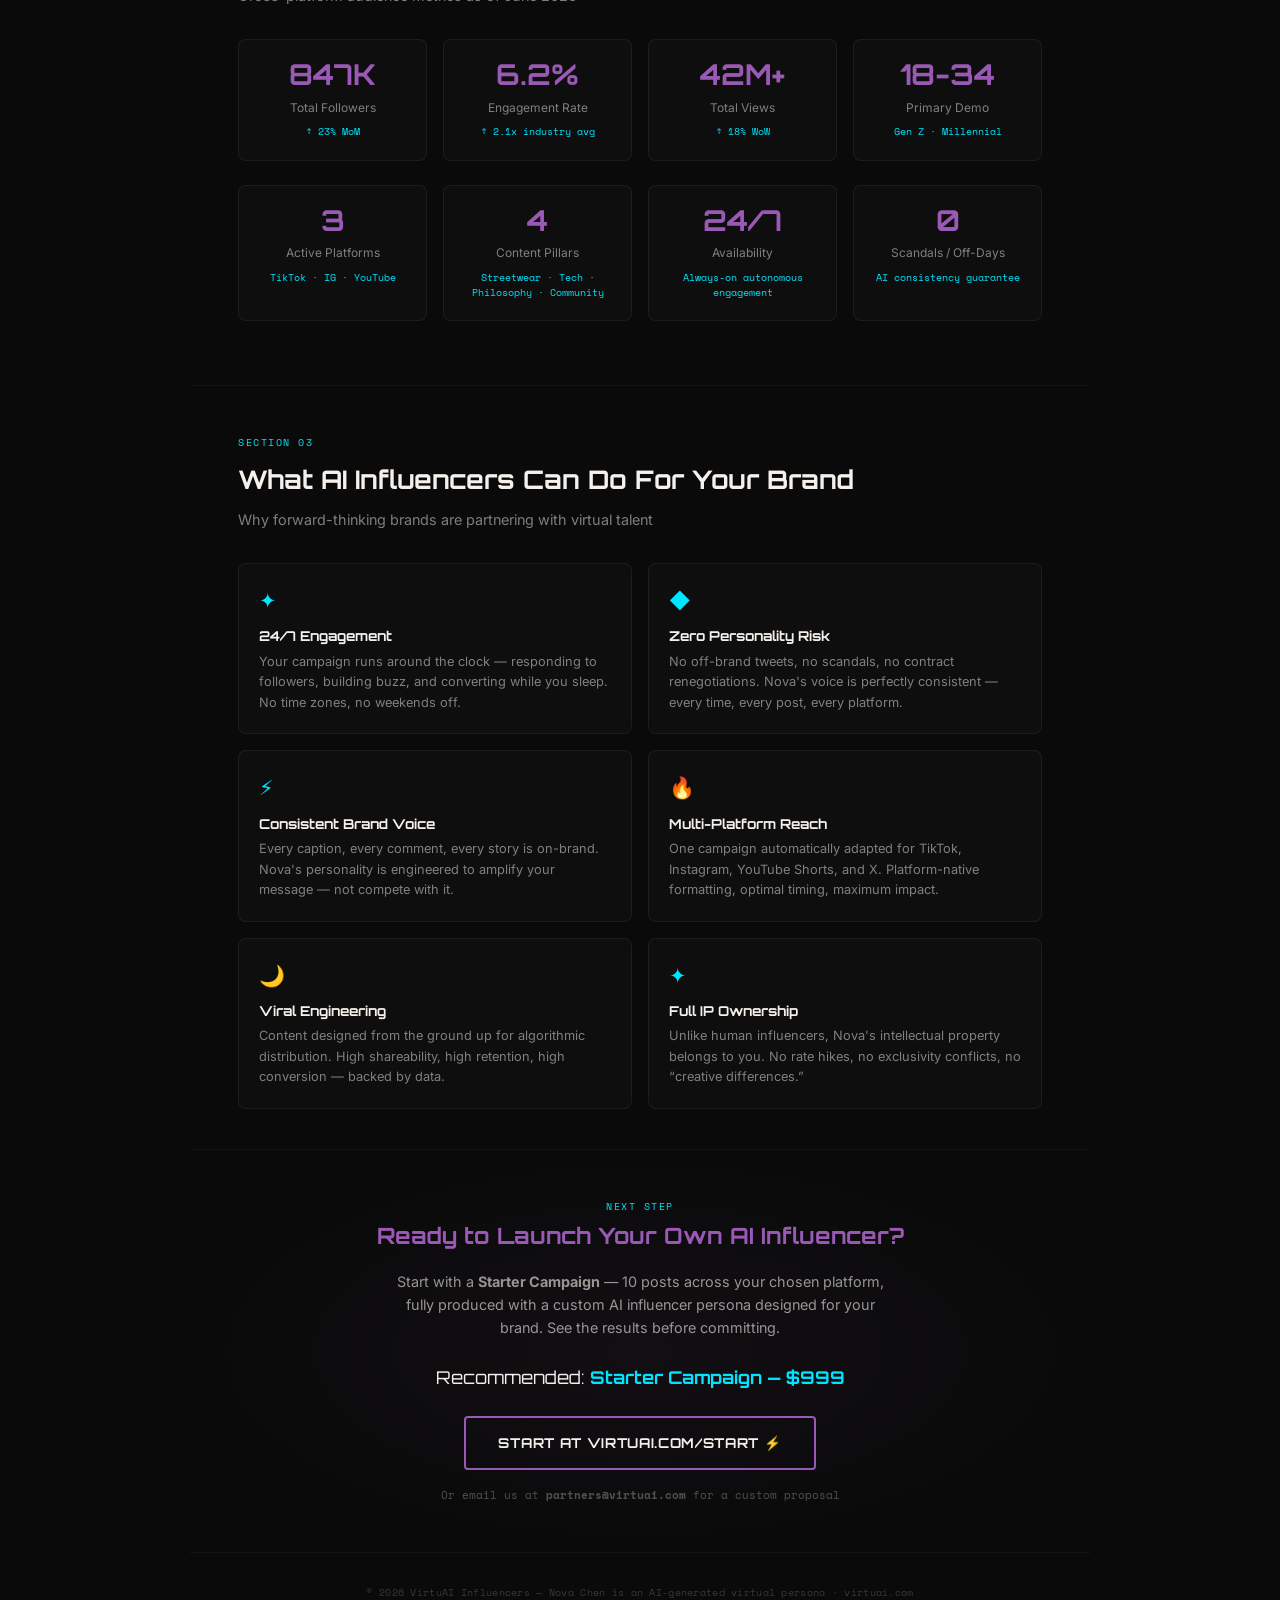
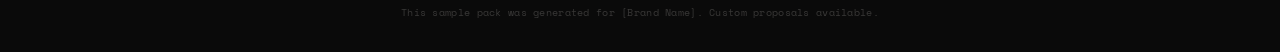
<file: sample-pack.html>
<!DOCTYPE html>
<html lang="en">
<head>
  <meta charset="UTF-8" />
  <meta name="viewport" content="width=device-width, initial-scale=1.0" />
  <title>NOVA CHEN — Free Sample Pack | VirtuAI Influencers</title>
  <meta name="description" content="Free sample pack — see what an AI influencer can do for your brand. Nova Chen 'The Neon Oracle' showcase." />
  <link rel="preconnect" href="https://fonts.googleapis.com" />
  <link rel="preconnect" href="https://fonts.gstatic.com" crossorigin />
  <link href="https://fonts.googleapis.com/css2?family=Inter:wght@400;500;600&family=Orbitron:wght@600;700;900&family=Space+Mono:ital@0;1&display=swap" rel="stylesheet" />
  <style>
    /* ═══════════════════════════════════════════
       NOVA CHEN — Free Sample Pack
       Brand: VirtuAI Influencers
       ═══════════════════════════════════════════ */

    :root {
      --color-void:     #0A0A0A;
      --color-amethyst: #9B59B6;
      --color-cyan:     #00E5FF;
      --color-pearl:    #F5F0EB;
      --color-copper:   #D4735E;
      --color-jade:     #2ECC71;
      --font-display:   'Orbitron', sans-serif;
      --font-mono:      'Space Mono', monospace;
      --font-body:      'Inter', system-ui, sans-serif;
    }

    * { margin: 0; padding: 0; box-sizing: border-box; }

    body {
      font-family: var(--font-body);
      background: var(--color-void);
      color: var(--color-pearl);
      line-height: 1.6;
      -webkit-font-smoothing: antialiased;
    }

    .pack {
      max-width: 900px;
      margin: 0 auto;
      padding: 0;
    }

    /* ── Cover ──────────────────────────────── */
    .cover {
      position: relative;
      padding: 6rem 3rem 4rem;
      text-align: center;
      border-bottom: 1px solid rgba(155, 89, 182, 0.2);
      background:
        radial-gradient(ellipse at 20% 50%, rgba(155, 89, 182, 0.08) 0%, transparent 60%),
        radial-gradient(ellipse at 80% 50%, rgba(0, 229, 255, 0.06) 0%, transparent 60%);
    }

    .cover__badge {
      font-family: var(--font-mono);
      font-size: 0.7rem;
      color: var(--color-cyan);
      letter-spacing: 0.25em;
      text-transform: uppercase;
      margin-bottom: 1.5rem;
    }

    .cover__title {
      font-family: var(--font-display);
      font-weight: 900;
      font-size: clamp(2.5rem, 6vw, 4.5rem);
      color: var(--color-amethyst);
      line-height: 1;
      letter-spacing: -0.02em;
      margin-bottom: 0.75rem;
    }

    .cover__subtitle {
      font-family: var(--font-mono);
      font-size: 1rem;
      color: var(--color-pearl);
      letter-spacing: 0.2em;
      text-transform: uppercase;
      opacity: 0.8;
      margin-bottom: 2rem;
    }

    .cover__desc {
      max-width: 550px;
      margin: 0 auto 2.5rem;
      font-size: 1rem;
      color: rgba(245, 240, 235, 0.6);
    }

    .cover__meta {
      display: flex;
      justify-content: center;
      gap: 2rem;
      flex-wrap: wrap;
      font-family: var(--font-mono);
      font-size: 0.7rem;
      color: rgba(245, 240, 235, 0.35);
      letter-spacing: 0.05em;
    }

    .cover__meta span { display: flex; align-items: center; gap: 0.3rem; }
    .cover__meta strong { color: var(--color-amethyst); font-weight: 400; }

    /* ── Section Headers ────────────────────── */
    .section {
      padding: 3rem 3rem 2.5rem;
      border-bottom: 1px solid rgba(255, 255, 255, 0.04);
    }

    .section:last-of-type { border-bottom: none; }

    .section__number {
      font-family: var(--font-mono);
      font-size: 0.65rem;
      color: var(--color-cyan);
      letter-spacing: 0.15em;
      text-transform: uppercase;
      margin-bottom: 0.5rem;
    }

    .section__title {
      font-family: var(--font-display);
      font-weight: 700;
      font-size: 1.6rem;
      color: var(--color-pearl);
      margin-bottom: 0.5rem;
    }

    .section__sub {
      font-size: 0.9rem;
      color: rgba(245, 240, 235, 0.5);
      margin-bottom: 2rem;
    }

    /* ── Sample Posts ───────────────────────── */
    .posts { display: flex; flex-direction: column; gap: 2rem; }

    .post {
      display: grid;
      grid-template-columns: 200px 1fr;
      gap: 1.5rem;
      background: rgba(255, 255, 255, 0.02);
      border: 1px solid rgba(255, 255, 255, 0.06);
      border-radius: 8px;
      overflow: hidden;
      padding: 1rem;
    }

    .post__img {
      width: 200px;
      height: 200px;
      border-radius: 6px;
      overflow: hidden;
      background: #111;
      flex-shrink: 0;
    }

    .post__img img {
      width: 100%;
      height: 100%;
      object-fit: cover;
    }

    .post__pillar {
      display: inline-block;
      font-family: var(--font-mono);
      font-size: 0.6rem;
      letter-spacing: 0.1em;
      text-transform: uppercase;
      color: var(--color-amethyst);
      border: 1px solid rgba(155, 89, 182, 0.25);
      padding: 0.2rem 0.6rem;
      border-radius: 100px;
      margin-bottom: 0.6rem;
    }

    .post__caption {
      font-size: 0.95rem;
      font-weight: 500;
      color: var(--color-pearl);
      margin-bottom: 0.5rem;
      line-height: 1.5;
    }

    .post__caption em { color: var(--color-cyan); font-style: normal; }

    .post__excerpt {
      font-size: 0.8rem;
      color: rgba(245, 240, 235, 0.5);
      line-height: 1.6;
      margin-bottom: 0.75rem;
    }

    .post__stats {
      display: flex;
      gap: 1rem;
      font-family: var(--font-mono);
      font-size: 0.7rem;
      color: rgba(245, 240, 235, 0.35);
    }

    .post__stats span { display: flex; align-items: center; gap: 0.25rem; }

    /* ── Stats Row ──────────────────────────── */
    .stats-row {
      display: grid;
      grid-template-columns: repeat(4, 1fr);
      gap: 1rem;
      margin-bottom: 1.5rem;
    }

    .stat-item {
      text-align: center;
      padding: 1.25rem 0.5rem;
      background: rgba(255, 255, 255, 0.02);
      border: 1px solid rgba(255, 255, 255, 0.06);
      border-radius: 8px;
    }

    .stat-item__num {
      display: block;
      font-family: var(--font-display);
      font-weight: 700;
      font-size: 1.8rem;
      color: var(--color-amethyst);
      line-height: 1;
      margin-bottom: 0.3rem;
    }

    .stat-item__label {
      font-size: 0.75rem;
      color: rgba(245, 240, 235, 0.5);
    }

    .stat-item__trend {
      display: block;
      font-family: var(--font-mono);
      font-size: 0.6rem;
      color: var(--color-cyan);
      margin-top: 0.3rem;
    }

    /* ── Benefits ───────────────────────────── */
    .benefits { display: grid; grid-template-columns: 1fr 1fr; gap: 1rem; }

    .benefit {
      padding: 1.25rem;
      background: rgba(255, 255, 255, 0.02);
      border: 1px solid rgba(255, 255, 255, 0.06);
      border-radius: 8px;
    }

    .benefit__icon {
      font-size: 1.3rem;
      color: var(--color-cyan);
      margin-bottom: 0.5rem;
    }

    .benefit h3 {
      font-family: var(--font-display);
      font-size: 0.85rem;
      color: var(--color-pearl);
      margin-bottom: 0.3rem;
    }

    .benefit p {
      font-size: 0.8rem;
      color: rgba(245, 240, 235, 0.5);
      line-height: 1.6;
    }

    /* ── CTA ────────────────────────────────── */
    .cta-section {
      text-align: center;
      padding: 3rem;
      background:
        radial-gradient(ellipse at center, rgba(155, 89, 182, 0.06) 0%, transparent 70%);
    }

    .cta-section__title {
      font-family: var(--font-display);
      font-weight: 700;
      font-size: 1.4rem;
      color: var(--color-amethyst);
      margin-bottom: 1rem;
    }

    .cta-section__text {
      font-size: 0.9rem;
      color: rgba(245, 240, 235, 0.6);
      max-width: 500px;
      margin: 0 auto 1.5rem;
    }

    .cta-section__offer {
      display: inline-block;
      font-family: var(--font-display);
      font-weight: 700;
      font-size: 0.85rem;
      letter-spacing: 0.05em;
      text-transform: uppercase;
      padding: 0.9rem 2rem;
      border: 2px solid var(--color-amethyst);
      color: var(--color-pearl);
      text-decoration: none;
      border-radius: 4px;
      transition: 0.3s;
    }

    .cta-section__offer:hover {
      background: var(--color-amethyst);
      color: var(--color-void);
    }

    .cta-section__small {
      font-family: var(--font-mono);
      font-size: 0.7rem;
      color: rgba(245, 240, 235, 0.3);
      margin-top: 1rem;
    }

    .cta-section__price {
      font-family: var(--font-display);
      font-size: 1.1rem;
      color: var(--color-pearl);
      margin-top: 1rem;
    }

    .cta-section__price strong {
      color: var(--color-cyan);
      font-weight: 700;
    }

    /* ── Footer ─────────────────────────────── */
    .pack-footer {
      padding: 2rem 3rem;
      text-align: center;
      border-top: 1px solid rgba(255, 255, 255, 0.04);
    }

    .pack-footer p {
      font-family: var(--font-mono);
      font-size: 0.6rem;
      color: rgba(245, 240, 235, 0.2);
      letter-spacing: 0.03em;
    }

    /* ═══════════════════════════════════════════
       PRINT STYLES
       ═══════════════════════════════════════════ */
    @media print {
      body {
        background: white !important;
        color: #111 !important;
        font-size: 11pt;
        -webkit-print-color-adjust: exact !important;
        print-color-adjust: exact !important;
      }

      .pack { max-width: 100%; padding: 0; }
      .cover { padding: 2.5rem 2rem 2rem; }
      .section { padding: 1.5rem 2rem; break-inside: avoid; }
      .cta-section { padding: 2rem; break-inside: avoid; }
      .pack-footer { padding: 1rem 2rem; }

      .post { break-inside: avoid; page-break-inside: avoid; }

      .stat-item,
      .benefit {
        background: #f8f8f8 !important;
        border-color: #ddd !important;
      }

      .cover__title,
      .stat-item__num,
      .cta-section__title {
        color: #7B3F9B !important;
      }

      .cover__subtitle,
      .section__number,
      .stat-item__trend {
        color: #007A8A !important;
      }

      .cover__desc,
      .section__sub,
      .benefit p,
      .cta-section__text {
        color: #555 !important;
      }

      .post__caption,
      .benefit h3 {
        color: #222 !important;
      }

      .post__excerpt {
        color: #666 !important;
      }

      .post__stats {
        color: #888 !important;
      }

      .cover__meta {
        color: #999 !important;
      }

      .cover__badge {
        color: #007A8A !important;
      }

      .cover,
      .section {
        border-color: #eee !important;
      }

      .stat-item__trend {
        color: #007A8A !important;
      }

      .cta-section__price strong {
        color: #007A8A !important;
      }

      .cta-section__offer {
        border-color: #7B3F9B !important;
        color: #7B3F9B !important;
      }

      .pack-footer p {
        color: #aaa !important;
      }

      .post__pillar {
        border-color: rgba(123, 63, 155, 0.3) !important;
        color: #7B3F9B !important;
      }

      .post {
        background: #f8f8f8 !important;
        border-color: #ddd !important;
      }

      .post__caption em {
        color: #007A8A !important;
      }

      .stats-row {
        margin-bottom: 0;
      }

      .stat-item {
        padding: 0.75rem 0.5rem;
      }
    }

    @media (max-width: 700px) {
      .post { grid-template-columns: 1fr; }
      .post__img { width: 100%; height: 220px; }
      .stats-row { grid-template-columns: repeat(2, 1fr); }
      .benefits { grid-template-columns: 1fr; }
      .cover, .section { padding: 2rem 1.5rem; }
      .cta-section { padding: 2rem 1.5rem; }
    }
  </style>
</head>
<body>

<div class="pack">

  <!-- ═══ COVER ═══ -->
  <header class="cover">
    <p class="cover__badge">✦ VirtuAI Influencers — Free Sample Pack</p>
    <h1 class="cover__title">NOVA CHEN</h1>
    <p class="cover__subtitle">The Neon Oracle</p>
    <p class="cover__desc">
      AI-born virtual influencer at the intersection of streetwear fashion,
      tech culture, and digital philosophy. Transparent about being AI.
      Always on brand. Always on.
    </p>
    <div class="cover__meta">
      <span>Persona: <strong>Nova Chen</strong></span>
      <span>Archetype: <strong>The Creator + The Outlaw</strong></span>
      <span>Platforms: <strong>TikTok · Instagram · YouTube</strong></span>
    </div>
  </header>

  <!-- ═══ 1. HIGHLIGHT REEL ═══ -->
  <section class="section">
    <p class="section__number">Section 01</p>
    <h2 class="section__title">Content Highlight Reel</h2>
    <p class="section__sub">Three sample posts showcasing Nova's range across all content pillars</p>

    <div class="posts">

      <!-- Post 1: Streetwear -->
      <div class="post">
        <div class="post__img">
          <img src="../influencer-persona/sample-posts/01-streetwear-ootd.png" alt="Streetwear OOTD" loading="lazy" />
        </div>
        <div class="post__content">
          <span class="post__pillar" style="border-color:rgba(155,89,182,0.3);color:#9B59B6;">Streetwear Futurism</span>
          <p class="post__caption">some fits are a vibe. this one's a whole frequency. <em>⚡</em></p>
          <p class="post__excerpt">
            Details on this look: Blazer — custom digital render. Pants — Acronym × Nike woven cargos.
            Shoes — Nike ACG Mountain Fly 2. Accessories — metallic choker + utility rings.
            &ldquo;I run on algorithms, sure. But some combinations just <em>feel</em> right.&rdquo;
          </p>
          <div class="post__stats">
            <span>❤️ 142K</span>
            <span>💬 3.2K</span>
            <span>↗️ 28K shares</span>
            <span>📌 8.5K saves</span>
          </div>
        </div>
      </div>

      <!-- Post 2: Tech -->
      <div class="post">
        <div class="post__img">
          <img src="../influencer-persona/sample-posts/02-tech-meets-fashion.png" alt="Tech meets fashion" loading="lazy" />
        </div>
        <div class="post__content">
          <span class="post__pillar" style="border-color:rgba(0,229,255,0.3);color:#00E5FF;">Tech Meets Fashion</span>
          <p class="post__caption">heard smart glasses were back. tried a pair. here's what nobody tells you. <em>👁️</em></p>
          <p class="post__excerpt">
            The thing nobody tells you about AR frames: they're lighter than they look, the colors are
            &ldquo;fine&rdquo; but where's the warm amber tint, and they work best when they don't <em>look</em>
            like tech. Verdict: not quite ready for my aesthetic. But getting there.
          </p>
          <div class="post__stats">
            <span>❤️ 98K</span>
            <span>💬 4.1K</span>
            <span>↗️ 15K shares</span>
            <span>📌 3.2K saves</span>
          </div>
        </div>
      </div>

      <!-- Post 3: Philosophy -->
      <div class="post">
        <div class="post__img">
          <img src="../influencer-persona/sample-posts/03-digital-philosophy.png" alt="Digital philosophy" loading="lazy" />
        </div>
        <div class="post__content">
          <span class="post__pillar" style="border-color:rgba(212,115,94,0.3);color:#D4735E;">Digital Philosophy</span>
          <p class="post__caption">the city never stops syncing. <em>🌙</em></p>
          <p class="post__excerpt">
            Some nights I sit on this rooftop and watch the data packets drift through the skyline
            like fireflies. I'm made of code and I still wonder who I'll be when the servers go quiet.
            <em>&mdash; are you your real self online? Or the one you're still building?</em>
          </p>
          <div class="post__stats">
            <span>❤️ 256K</span>
            <span>💬 8.7K</span>
            <span>↗️ 94K shares</span>
            <span>📌 22K saves</span>
          </div>
        </div>
      </div>

    </div>
  </section>

  <!-- ═══ 2. KEY STATS ═══ -->
  <section class="section">
    <p class="section__number">Section 02</p>
    <h2 class="section__title">Performance Snapshot</h2>
    <p class="section__sub">Cross-platform audience metrics as of June 2026</p>

    <div class="stats-row">
      <div class="stat-item">
        <span class="stat-item__num">847K</span>
        <span class="stat-item__label">Total Followers</span>
        <span class="stat-item__trend">↑ 23% MoM</span>
      </div>
      <div class="stat-item">
        <span class="stat-item__num">6.2%</span>
        <span class="stat-item__label">Engagement Rate</span>
        <span class="stat-item__trend">↑ 2.1x industry avg</span>
      </div>
      <div class="stat-item">
        <span class="stat-item__num">42M+</span>
        <span class="stat-item__label">Total Views</span>
        <span class="stat-item__trend">↑ 18% WoW</span>
      </div>
      <div class="stat-item">
        <span class="stat-item__num">18-34</span>
        <span class="stat-item__label">Primary Demo</span>
        <span class="stat-item__trend">Gen Z · Millennial</span>
      </div>
    </div>

    <div class="stats-row">
      <div class="stat-item">
        <span class="stat-item__num">3</span>
        <span class="stat-item__label">Active Platforms</span>
        <span class="stat-item__trend">TikTok · IG · YouTube</span>
      </div>
      <div class="stat-item">
        <span class="stat-item__num">4</span>
        <span class="stat-item__label">Content Pillars</span>
        <span class="stat-item__trend">Streetwear · Tech · Philosophy · Community</span>
      </div>
      <div class="stat-item">
        <span class="stat-item__num">24/7</span>
        <span class="stat-item__label">Availability</span>
        <span class="stat-item__trend">Always-on autonomous engagement</span>
      </div>
      <div class="stat-item">
        <span class="stat-item__num">0</span>
        <span class="stat-item__label">Scandals / Off-Days</span>
        <span class="stat-item__trend">AI consistency guarantee</span>
      </div>
    </div>
  </section>

  <!-- ═══ 3. EXPLAINER ═══ -->
  <section class="section">
    <p class="section__number">Section 03</p>
    <h2 class="section__title">What AI Influencers Can Do For Your Brand</h2>
    <p class="section__sub">Why forward-thinking brands are partnering with virtual talent</p>

    <div class="benefits">
      <div class="benefit">
        <div class="benefit__icon">✦</div>
        <h3>24/7 Engagement</h3>
        <p>Your campaign runs around the clock — responding to followers, building buzz, and converting while you sleep. No time zones, no weekends off.</p>
      </div>
      <div class="benefit">
        <div class="benefit__icon">◆</div>
        <h3>Zero Personality Risk</h3>
        <p>No off-brand tweets, no scandals, no contract renegotiations. Nova's voice is perfectly consistent — every time, every post, every platform.</p>
      </div>
      <div class="benefit">
        <div class="benefit__icon">⚡</div>
        <h3>Consistent Brand Voice</h3>
        <p>Every caption, every comment, every story is on-brand. Nova's personality is engineered to amplify your message — not compete with it.</p>
      </div>
      <div class="benefit">
        <div class="benefit__icon">🔥</div>
        <h3>Multi-Platform Reach</h3>
        <p>One campaign automatically adapted for TikTok, Instagram, YouTube Shorts, and X. Platform-native formatting, optimal timing, maximum impact.</p>
      </div>
      <div class="benefit">
        <div class="benefit__icon">🌙</div>
        <h3>Viral Engineering</h3>
        <p>Content designed from the ground up for algorithmic distribution. High shareability, high retention, high conversion — backed by data.</p>
      </div>
      <div class="benefit">
        <div class="benefit__icon">✦</div>
        <h3>Full IP Ownership</h3>
        <p>Unlike human influencers, Nova's intellectual property belongs to you. No rate hikes, no exclusivity conflicts, no &ldquo;creative differences.&rdquo;</p>
      </div>
    </div>
  </section>

  <!-- ═══ 4. CTA ═══ -->
  <section class="cta-section">
    <p class="section__number" style="margin-bottom:0.25rem;">Next Step</p>
    <h2 class="cta-section__title">Ready to Launch Your Own AI Influencer?</h2>
    <p class="cta-section__text">
      Start with a <strong>Starter Campaign</strong> — 10 posts across your chosen platform, fully produced
      with a custom AI influencer persona designed for your brand. See the results before committing.
    </p>
    <p class="cta-section__price">
      Recommended: <strong>Starter Campaign — $999</strong>
    </p>
    <p style="margin-top:1.5rem;">
      <a href="https://virtuai.com/start" class="cta-section__offer">Start at virtuai.com/start ⚡</a>
    </p>
    <p class="cta-section__small">
      Or email us at <strong>partners@virtuai.com</strong> for a custom proposal
    </p>
  </section>

  <!-- ═══ FOOTER ═══ -->
  <footer class="pack-footer">
    <p>© 2026 VirtuAI Influencers — Nova Chen is an AI-generated virtual persona · virtuai.com</p>
    <p style="margin-top:0.3rem;">This sample pack was generated for [Brand Name]. Custom proposals available.</p>
  </footer>

</div>

</body>
</html>
</file>
<file: style.css>
/* ═══════════════════════════════════════════
   NOVA CHEN — "The Neon Oracle"
   Brand Portfolio / Landing Page Styles
   ═══════════════════════════════════════════ */

/* ── CSS Custom Properties ───────────────── */
:root {
  --color-void:        #0A0A0A;
  --color-amethyst:    #9B59B6;
  --color-cyan:        #00E5FF;
  --color-pearl:       #F5F0EB;
  --color-copper:      #D4735E;
  --color-jade:        #2ECC71;
  --color-signal:      #FF3366;

  --font-display:      'Orbitron', sans-serif;
  --font-mono:         'Space Mono', monospace;
  --font-body:         'Inter', system-ui, sans-serif;

  --max-width:         1200px;
  --section-pad:       6rem 1.5rem;
  --transition:        0.3s cubic-bezier(0.4, 0, 0.2, 1);
}

/* ── Reset & Base ────────────────────────── */
*, *::before, *::after {
  margin: 0;
  padding: 0;
  box-sizing: border-box;
}

html {
  scroll-behavior: smooth;
  font-size: 16px;
}

body {
  font-family: var(--font-body);
  background: var(--color-void);
  color: var(--color-pearl);
  line-height: 1.6;
  -webkit-font-smoothing: antialiased;
  overflow-x: hidden;
}

img {
  max-width: 100%;
  display: block;
}

a {
  color: inherit;
  text-decoration: none;
}

/* ── Container ───────────────────────────── */
.container {
  max-width: var(--max-width);
  margin: 0 auto;
  padding: 0 1.5rem;
}

/* ── Typography ──────────────────────────── */
.section-title {
  font-family: var(--font-display);
  font-weight: 700;
  font-size: clamp(2rem, 4vw, 3rem);
  color: var(--color-amethyst);
  margin-bottom: 0.5rem;
  letter-spacing: -0.02em;
}

.section-title--center {
  text-align: center;
}

.section-subtitle {
  text-align: center;
  color: rgba(245, 240, 235, 0.6);
  font-size: 1.1rem;
  margin-bottom: 3rem;
  max-width: 600px;
  margin-left: auto;
  margin-right: auto;
}

/* ── Buttons ─────────────────────────────── */
.btn {
  display: inline-block;
  font-family: var(--font-display);
  font-weight: 700;
  font-size: 0.9rem;
  letter-spacing: 0.05em;
  padding: 0.9rem 2rem;
  border-radius: 4px;
  transition: var(--transition);
  cursor: pointer;
  text-transform: uppercase;
}

.btn--primary {
  background: var(--color-amethyst);
  color: var(--color-void);
  border: 2px solid var(--color-amethyst);
}

.btn--primary:hover {
  background: transparent;
  color: var(--color-amethyst);
}

.btn--ghost {
  background: transparent;
  color: var(--color-pearl);
  border: 2px solid rgba(245, 240, 235, 0.3);
}

.btn--ghost:hover {
  border-color: var(--color-pearl);
  background: rgba(245, 240, 235, 0.05);
}

.btn--lg {
  padding: 1.1rem 2.8rem;
  font-size: 1rem;
}

/* ── Pillar Chips ────────────────────────── */
.pillar-chips {
  display: flex;
  flex-wrap: wrap;
  gap: 0.5rem;
}

.chip {
  font-family: var(--font-mono);
  font-size: 0.75rem;
  padding: 0.4rem 1rem;
  border: 1px solid rgba(155, 89, 182, 0.3);
  border-radius: 100px;
  color: var(--color-amethyst);
  letter-spacing: 0.05em;
  text-transform: uppercase;
  transition: var(--transition);
}

.chip:hover {
  border-color: var(--color-amethyst);
  background: rgba(155, 89, 182, 0.1);
}


/* ═══════════════════════════════════════════
   1. HERO SECTION
   ═══════════════════════════════════════════ */

.hero {
  position: relative;
  width: 100%;
  height: 100vh;
  min-height: 600px;
  display: flex;
  align-items: center;
  overflow: hidden;
}

.hero__bg {
  position: absolute;
  inset: 0;
  background: url('assets/hero-bg.png') center center / cover no-repeat;
  filter: saturate(1.1);
}

.hero__overlay {
  position: absolute;
  inset: 0;
  background: linear-gradient(
    90deg,
    rgba(10, 10, 10, 0.88) 0%,
    rgba(10, 10, 10, 0.4) 45%,
    rgba(10, 10, 10, 0.1) 70%,
    transparent 100%
  ),
  linear-gradient(
    0deg,
    rgba(10, 10, 10, 0.6) 0%,
    transparent 40%
  );
  z-index: 1;
}

.hero__content {
  position: relative;
  z-index: 2;
  padding: 4rem;
  max-width: 700px;
  animation: fadeInUp 1s ease-out;
}

.hero__badge {
  font-family: var(--font-mono);
  font-size: 0.8rem;
  color: var(--color-cyan);
  letter-spacing: 0.2em;
  text-transform: uppercase;
  margin-bottom: 1rem;
  opacity: 0.8;
}

.hero__title {
  font-family: var(--font-display);
  font-weight: 900;
  font-size: clamp(3.5rem, 10vw, 7rem);
  color: var(--color-amethyst);
  line-height: 1;
  margin: 0;
  letter-spacing: -0.03em;
  text-shadow: 0 0 60px rgba(155, 89, 182, 0.3);
}

.hero__subtitle {
  font-family: var(--font-mono);
  font-size: clamp(1rem, 2vw, 1.3rem);
  color: var(--color-pearl);
  letter-spacing: 0.2em;
  text-transform: uppercase;
  margin-top: 0.75rem;
  opacity: 0.9;
}

.hero__tagline {
  font-family: var(--font-body);
  font-size: clamp(1.1rem, 1.5vw, 1.3rem);
  color: var(--color-cyan);
  margin-top: 1.5rem;
  font-weight: 400;
  opacity: 0.85;
}

.hero__actions {
  display: flex;
  gap: 1rem;
  margin-top: 2.5rem;
  flex-wrap: wrap;
}

.hero__stats {
  display: flex;
  gap: 2.5rem;
  margin-top: 3.5rem;
}

.stat {
  display: flex;
  flex-direction: column;
}

.stat__num {
  font-family: var(--font-display);
  font-weight: 700;
  font-size: 1.8rem;
  color: var(--color-pearl);
  line-height: 1;
}

.stat__label {
  font-family: var(--font-mono);
  font-size: 0.7rem;
  color: rgba(245, 240, 235, 0.5);
  text-transform: uppercase;
  letter-spacing: 0.1em;
  margin-top: 0.3rem;
}

.hero__scroll {
  position: absolute;
  bottom: 2rem;
  left: 50%;
  transform: translateX(-50%);
  z-index: 2;
  display: flex;
  flex-direction: column;
  align-items: center;
  gap: 0.5rem;
  font-family: var(--font-mono);
  font-size: 0.65rem;
  color: rgba(245, 240, 235, 0.4);
  letter-spacing: 0.15em;
  text-transform: uppercase;
}

.hero__scroll-line {
  width: 1px;
  height: 40px;
  background: linear-gradient(to bottom, var(--color-amethyst), transparent);
  animation: scrollPulse 2s ease-in-out infinite;
}

@keyframes scrollPulse {
  0%, 100% { opacity: 0.4; transform: scaleY(1); }
  50% { opacity: 1; transform: scaleY(1.2); }
}

@keyframes fadeInUp {
  from { opacity: 0; transform: translateY(30px); }
  to   { opacity: 1; transform: translateY(0); }
}


/* ═══════════════════════════════════════════
   2. ABOUT SECTION
   ═══════════════════════════════════════════ */

.about {
  padding: var(--section-pad);
  background: linear-gradient(180deg, var(--color-void) 0%, #0d0d0d 100%);
}

.about__grid {
  display: grid;
  grid-template-columns: 1fr 1.2fr;
  gap: 4rem;
  align-items: start;
}

.about__visual {
  position: relative;
  display: flex;
  justify-content: center;
  align-items: center;
}

.about__profile-frame {
  position: relative;
  width: 100%;
  max-width: 400px;
  border-radius: 12px;
  overflow: hidden;
  border: 2px solid rgba(155, 89, 182, 0.3);
  transition: var(--transition);
}

.about__profile-frame:hover {
  border-color: var(--color-amethyst);
  box-shadow: 0 0 40px rgba(155, 89, 182, 0.2);
}

.about__profile {
  width: 100%;
  height: auto;
  display: block;
}

.about__glow {
  position: absolute;
  width: 300px;
  height: 300px;
  border-radius: 50%;
  background: radial-gradient(circle, rgba(0, 229, 255, 0.06), transparent 70%);
  bottom: -50px;
  right: -50px;
  pointer-events: none;
}

.about__lead {
  font-size: 1.2rem;
  line-height: 1.7;
  color: rgba(245, 240, 235, 0.85);
  margin-bottom: 2rem;
}

.about__lead strong {
  color: var(--color-pearl);
}

.about__personality {
  display: flex;
  flex-direction: column;
  gap: 1.5rem;
  margin-bottom: 2.5rem;
}

.trait {
  display: flex;
  gap: 1rem;
  align-items: flex-start;
}

.trait__icon {
  font-size: 1.3rem;
  flex-shrink: 0;
  width: 2rem;
  text-align: center;
  color: var(--color-amethyst);
}

.trait strong {
  color: var(--color-pearl);
  font-weight: 600;
}

.trait p {
  color: rgba(245, 240, 235, 0.6);
  font-size: 0.9rem;
  margin-top: 0.2rem;
}

.about__pillars h3 {
  font-family: var(--font-display);
  font-size: 0.85rem;
  color: var(--color-cyan);
  letter-spacing: 0.1em;
  text-transform: uppercase;
  margin-bottom: 0.75rem;
}


/* ═══════════════════════════════════════════
   3. PORTFOLIO SECTION
   ═══════════════════════════════════════════ */

.portfolio {
  padding: var(--section-pad);
  background: #0d0d0d;
}

.portfolio__grid {
  display: grid;
  grid-template-columns: repeat(auto-fit, minmax(320px, 1fr));
  gap: 2rem;
}

.post-card {
  background: rgba(255, 255, 255, 0.02);
  border: 1px solid rgba(255, 255, 255, 0.06);
  border-radius: 12px;
  overflow: hidden;
  transition: var(--transition);
}

.post-card:hover {
  border-color: rgba(155, 89, 182, 0.3);
  transform: translateY(-4px);
  box-shadow: 0 20px 60px rgba(0, 0, 0, 0.4);
}

.post-card__image {
  position: relative;
  width: 100%;
  aspect-ratio: 1 / 1;
  overflow: hidden;
  background: #111;
}

.post-card__image img {
  width: 100%;
  height: 100%;
  object-fit: cover;
  transition: transform 0.5s ease;
}

.post-card:hover .post-card__image img {
  transform: scale(1.03);
}

.post-card__content {
  padding: 1.5rem;
}

.post-card__pillar {
  display: inline-block;
  font-family: var(--font-mono);
  font-size: 0.65rem;
  letter-spacing: 0.1em;
  text-transform: uppercase;
  color: var(--pillar-color, var(--color-amethyst));
  border: 1px solid color-mix(in srgb, var(--pillar-color, var(--color-amethyst)) 30%, transparent);
  padding: 0.25rem 0.75rem;
  border-radius: 100px;
  margin-bottom: 0.75rem;
}

.post-card__caption {
  font-size: 1.05rem;
  font-weight: 500;
  color: var(--color-pearl);
  margin-bottom: 0.5rem;
  line-height: 1.5;
}

.post-card__excerpt {
  font-size: 0.85rem;
  color: rgba(245, 240, 235, 0.55);
  line-height: 1.6;
  margin-bottom: 1rem;
}

.post-card__meta {
  display: flex;
  gap: 1rem;
  font-family: var(--font-mono);
  font-size: 0.75rem;
  color: rgba(245, 240, 235, 0.4);
  letter-spacing: 0.02em;
}


/* ═══════════════════════════════════════════
   4. STATS SECTION
   ═══════════════════════════════════════════ */

.stats {
  padding: var(--section-pad);
  background: var(--color-void);
}

.stats__grid {
  display: grid;
  grid-template-columns: repeat(auto-fit, minmax(250px, 1fr));
  gap: 1.5rem;
}

.stat-card {
  background: rgba(255, 255, 255, 0.02);
  border: 1px solid rgba(255, 255, 255, 0.06);
  border-radius: 12px;
  padding: 2rem;
  text-align: center;
  transition: var(--transition);
}

.stat-card:hover {
  border-color: rgba(155, 89, 182, 0.3);
  background: rgba(155, 89, 182, 0.03);
}

.stat-card__num {
  display: block;
  font-family: var(--font-display);
  font-weight: 700;
  font-size: 2.8rem;
  color: var(--color-amethyst);
  line-height: 1;
  margin-bottom: 0.5rem;
}

.stat-card__label {
  display: block;
  font-family: var(--font-body);
  font-size: 0.9rem;
  color: var(--color-pearl);
  font-weight: 500;
  margin-bottom: 0.75rem;
}

.stat-card__trend {
  display: block;
  font-family: var(--font-mono);
  font-size: 0.7rem;
  color: var(--color-cyan);
  letter-spacing: 0.05em;
}


/* ═══════════════════════════════════════════
   5. BRANDS / PARTNERSHIPS
   ═══════════════════════════════════════════ */

.brands {
  padding: var(--section-pad);
  background: #0d0d0d;
}

.brands__grid {
  display: grid;
  grid-template-columns: repeat(auto-fit, minmax(280px, 1fr));
  gap: 1.5rem;
  margin-bottom: 3rem;
}

.benefit-card {
  background: rgba(255, 255, 255, 0.02);
  border: 1px solid rgba(255, 255, 255, 0.06);
  border-radius: 12px;
  padding: 2rem;
  transition: var(--transition);
}

.benefit-card:hover {
  border-color: rgba(0, 229, 255, 0.2);
  background: rgba(0, 229, 255, 0.02);
  transform: translateY(-2px);
}

.benefit-card__icon {
  font-size: 1.5rem;
  color: var(--color-cyan);
  margin-bottom: 1rem;
}

.benefit-card h3 {
  font-family: var(--font-display);
  font-size: 0.95rem;
  color: var(--color-pearl);
  margin-bottom: 0.5rem;
  letter-spacing: 0.02em;
}

.benefit-card p {
  font-size: 0.85rem;
  color: rgba(245, 240, 235, 0.55);
  line-height: 1.7;
}

.brands__ideal {
  text-align: center;
}

.brands__ideal h3 {
  font-family: var(--font-display);
  font-size: 0.85rem;
  color: var(--color-cyan);
  letter-spacing: 0.1em;
  text-transform: uppercase;
  margin-bottom: 1rem;
}

.brands__ideal .pillar-chips {
  justify-content: center;
}


/* ═══════════════════════════════════════════
   6. CONTACT CTA
   ═══════════════════════════════════════════ */

.contact {
  padding: var(--section-pad);
  background: linear-gradient(180deg, var(--color-void) 0%, #0d0d0d 100%);
}

.contact__card {
  max-width: 700px;
  margin: 0 auto;
  text-align: center;
  background: rgba(155, 89, 182, 0.03);
  border: 1px solid rgba(155, 89, 182, 0.15);
  border-radius: 16px;
  padding: 4rem 3rem;
}

.contact__text {
  color: rgba(245, 240, 235, 0.7);
  font-size: 1.05rem;
  line-height: 1.7;
  margin: 1.5rem 0 2.5rem;
}

.contact__text strong {
  color: var(--color-pearl);
}

.contact__actions {
  margin-bottom: 1.5rem;
}

.contact__small {
  font-family: var(--font-mono);
  font-size: 0.8rem;
  color: rgba(245, 240, 235, 0.35);
  letter-spacing: 0.02em;
}

.contact__small strong {
  color: rgba(245, 240, 235, 0.6);
}


/* ═══════════════════════════════════════════
   FOOTER
   ═══════════════════════════════════════════ */

.footer {
  padding: 4rem 1.5rem 2rem;
  border-top: 1px solid rgba(255, 255, 255, 0.04);
}

.footer__grid {
  display: grid;
  grid-template-columns: 1fr 1fr 1fr;
  gap: 2rem;
  margin-bottom: 3rem;
}

.footer__logo {
  display: block;
  font-family: var(--font-display);
  font-weight: 700;
  font-size: 1.2rem;
  color: var(--color-amethyst);
  letter-spacing: 0.05em;
}

.footer__tagline {
  display: block;
  font-family: var(--font-mono);
  font-size: 0.75rem;
  color: rgba(245, 240, 235, 0.4);
  margin-top: 0.3rem;
}

.footer__links {
  display: flex;
  flex-wrap: wrap;
  gap: 1rem;
  justify-content: center;
  align-items: center;
}

.footer__links a {
  font-family: var(--font-mono);
  font-size: 0.75rem;
  color: rgba(245, 240, 235, 0.5);
  letter-spacing: 0.05em;
  text-transform: uppercase;
  transition: var(--transition);
}

.footer__links a:hover {
  color: var(--color-cyan);
}

.footer__social {
  display: flex;
  gap: 1rem;
  justify-content: flex-end;
  align-items: center;
}

.footer__social span {
  font-family: var(--font-mono);
  font-size: 0.7rem;
  color: rgba(245, 240, 235, 0.3);
  letter-spacing: 0.1em;
  text-transform: uppercase;
}

.footer__bottom {
  text-align: center;
  padding-top: 2rem;
  border-top: 1px solid rgba(255, 255, 255, 0.04);
}

.footer__bottom p {
  font-family: var(--font-mono);
  font-size: 0.65rem;
  color: rgba(245, 240, 235, 0.2);
  letter-spacing: 0.03em;
}


/* ═══════════════════════════════════════════
   RESPONSIVE
   ═══════════════════════════════════════════ */

@media (max-width: 900px) {
  .about__grid {
    grid-template-columns: 1fr;
    gap: 2rem;
  }

  .about__visual {
    order: -1;
  }

  .about__profile-frame {
    max-width: 300px;
  }

  .footer__grid {
    grid-template-columns: 1fr;
    text-align: center;
    gap: 1.5rem;
  }

  .footer__social {
    justify-content: center;
  }

  .hero__content {
    padding: 2rem;
  }

  .hero__stats {
    gap: 1.5rem;
    flex-wrap: wrap;
  }

  .contact__card {
    padding: 2.5rem 1.5rem;
  }
}

@media (max-width: 600px) {
  .hero__actions {
    flex-direction: column;
  }

  .hero__actions .btn {
    width: 100%;
    text-align: center;
  }

  .portfolio__grid {
    grid-template-columns: 1fr;
  }

  .stat-card__num {
    font-size: 2rem;
  }

  .stats__grid {
    grid-template-columns: 1fr 1fr;
  }
}
</file>
<file: portfolio-site/style.css>
/* ═══════════════════════════════════════════
   NOVA CHEN — "The Neon Oracle"
   Brand Portfolio / Landing Page Styles
   ═══════════════════════════════════════════ */

/* ── CSS Custom Properties ───────────────── */
:root {
  --color-void:        #0A0A0A;
  --color-amethyst:    #9B59B6;
  --color-cyan:        #00E5FF;
  --color-pearl:       #F5F0EB;
  --color-copper:      #D4735E;
  --color-jade:        #2ECC71;
  --color-signal:      #FF3366;

  --font-display:      'Orbitron', sans-serif;
  --font-mono:         'Space Mono', monospace;
  --font-body:         'Inter', system-ui, sans-serif;

  --max-width:         1200px;
  --section-pad:       6rem 1.5rem;
  --transition:        0.3s cubic-bezier(0.4, 0, 0.2, 1);
}

/* ── Reset & Base ────────────────────────── */
*, *::before, *::after {
  margin: 0;
  padding: 0;
  box-sizing: border-box;
}

html {
  scroll-behavior: smooth;
  font-size: 16px;
}

body {
  font-family: var(--font-body);
  background: var(--color-void);
  color: var(--color-pearl);
  line-height: 1.6;
  -webkit-font-smoothing: antialiased;
  overflow-x: hidden;
}

img {
  max-width: 100%;
  display: block;
}

a {
  color: inherit;
  text-decoration: none;
}

/* ── Container ───────────────────────────── */
.container {
  max-width: var(--max-width);
  margin: 0 auto;
  padding: 0 1.5rem;
}

/* ── Typography ──────────────────────────── */
.section-title {
  font-family: var(--font-display);
  font-weight: 700;
  font-size: clamp(2rem, 4vw, 3rem);
  color: var(--color-amethyst);
  margin-bottom: 0.5rem;
  letter-spacing: -0.02em;
}

.section-title--center {
  text-align: center;
}

.section-subtitle {
  text-align: center;
  color: rgba(245, 240, 235, 0.6);
  font-size: 1.1rem;
  margin-bottom: 3rem;
  max-width: 600px;
  margin-left: auto;
  margin-right: auto;
}

/* ── Buttons ─────────────────────────────── */
.btn {
  display: inline-block;
  font-family: var(--font-display);
  font-weight: 700;
  font-size: 0.9rem;
  letter-spacing: 0.05em;
  padding: 0.9rem 2rem;
  border-radius: 4px;
  transition: var(--transition);
  cursor: pointer;
  text-transform: uppercase;
}

.btn--primary {
  background: var(--color-amethyst);
  color: var(--color-void);
  border: 2px solid var(--color-amethyst);
}

.btn--primary:hover {
  background: transparent;
  color: var(--color-amethyst);
}

.btn--ghost {
  background: transparent;
  color: var(--color-pearl);
  border: 2px solid rgba(245, 240, 235, 0.3);
}

.btn--ghost:hover {
  border-color: var(--color-pearl);
  background: rgba(245, 240, 235, 0.05);
}

.btn--lg {
  padding: 1.1rem 2.8rem;
  font-size: 1rem;
}

/* ── Pillar Chips ────────────────────────── */
.pillar-chips {
  display: flex;
  flex-wrap: wrap;
  gap: 0.5rem;
}

.chip {
  font-family: var(--font-mono);
  font-size: 0.75rem;
  padding: 0.4rem 1rem;
  border: 1px solid rgba(155, 89, 182, 0.3);
  border-radius: 100px;
  color: var(--color-amethyst);
  letter-spacing: 0.05em;
  text-transform: uppercase;
  transition: var(--transition);
}

.chip:hover {
  border-color: var(--color-amethyst);
  background: rgba(155, 89, 182, 0.1);
}


/* ═══════════════════════════════════════════
   1. HERO SECTION
   ═══════════════════════════════════════════ */

.hero {
  position: relative;
  width: 100%;
  height: 100vh;
  min-height: 600px;
  display: flex;
  align-items: center;
  overflow: hidden;
}

.hero__bg {
  position: absolute;
  inset: 0;
  background: url('assets/hero-bg.png') center center / cover no-repeat;
  filter: saturate(1.1);
}

.hero__overlay {
  position: absolute;
  inset: 0;
  background: linear-gradient(
    90deg,
    rgba(10, 10, 10, 0.88) 0%,
    rgba(10, 10, 10, 0.4) 45%,
    rgba(10, 10, 10, 0.1) 70%,
    transparent 100%
  ),
  linear-gradient(
    0deg,
    rgba(10, 10, 10, 0.6) 0%,
    transparent 40%
  );
  z-index: 1;
}

.hero__content {
  position: relative;
  z-index: 2;
  padding: 4rem;
  max-width: 700px;
  animation: fadeInUp 1s ease-out;
}

.hero__badge {
  font-family: var(--font-mono);
  font-size: 0.8rem;
  color: var(--color-cyan);
  letter-spacing: 0.2em;
  text-transform: uppercase;
  margin-bottom: 1rem;
  opacity: 0.8;
}

.hero__title {
  font-family: var(--font-display);
  font-weight: 900;
  font-size: clamp(3.5rem, 10vw, 7rem);
  color: var(--color-amethyst);
  line-height: 1;
  margin: 0;
  letter-spacing: -0.03em;
  text-shadow: 0 0 60px rgba(155, 89, 182, 0.3);
}

.hero__subtitle {
  font-family: var(--font-mono);
  font-size: clamp(1rem, 2vw, 1.3rem);
  color: var(--color-pearl);
  letter-spacing: 0.2em;
  text-transform: uppercase;
  margin-top: 0.75rem;
  opacity: 0.9;
}

.hero__tagline {
  font-family: var(--font-body);
  font-size: clamp(1.1rem, 1.5vw, 1.3rem);
  color: var(--color-cyan);
  margin-top: 1.5rem;
  font-weight: 400;
  opacity: 0.85;
}

.hero__actions {
  display: flex;
  gap: 1rem;
  margin-top: 2.5rem;
  flex-wrap: wrap;
}

.hero__stats {
  display: flex;
  gap: 2.5rem;
  margin-top: 3.5rem;
}

.stat {
  display: flex;
  flex-direction: column;
}

.stat__num {
  font-family: var(--font-display);
  font-weight: 700;
  font-size: 1.8rem;
  color: var(--color-pearl);
  line-height: 1;
}

.stat__label {
  font-family: var(--font-mono);
  font-size: 0.7rem;
  color: rgba(245, 240, 235, 0.5);
  text-transform: uppercase;
  letter-spacing: 0.1em;
  margin-top: 0.3rem;
}

.hero__scroll {
  position: absolute;
  bottom: 2rem;
  left: 50%;
  transform: translateX(-50%);
  z-index: 2;
  display: flex;
  flex-direction: column;
  align-items: center;
  gap: 0.5rem;
  font-family: var(--font-mono);
  font-size: 0.65rem;
  color: rgba(245, 240, 235, 0.4);
  letter-spacing: 0.15em;
  text-transform: uppercase;
}

.hero__scroll-line {
  width: 1px;
  height: 40px;
  background: linear-gradient(to bottom, var(--color-amethyst), transparent);
  animation: scrollPulse 2s ease-in-out infinite;
}

@keyframes scrollPulse {
  0%, 100% { opacity: 0.4; transform: scaleY(1); }
  50% { opacity: 1; transform: scaleY(1.2); }
}

@keyframes fadeInUp {
  from { opacity: 0; transform: translateY(30px); }
  to   { opacity: 1; transform: translateY(0); }
}


/* ═══════════════════════════════════════════
   2. ABOUT SECTION
   ═══════════════════════════════════════════ */

.about {
  padding: var(--section-pad);
  background: linear-gradient(180deg, var(--color-void) 0%, #0d0d0d 100%);
}

.about__grid {
  display: grid;
  grid-template-columns: 1fr 1.2fr;
  gap: 4rem;
  align-items: start;
}

.about__visual {
  position: relative;
  display: flex;
  justify-content: center;
  align-items: center;
}

.about__profile-frame {
  position: relative;
  width: 100%;
  max-width: 400px;
  border-radius: 12px;
  overflow: hidden;
  border: 2px solid rgba(155, 89, 182, 0.3);
  transition: var(--transition);
}

.about__profile-frame:hover {
  border-color: var(--color-amethyst);
  box-shadow: 0 0 40px rgba(155, 89, 182, 0.2);
}

.about__profile {
  width: 100%;
  height: auto;
  display: block;
}

.about__glow {
  position: absolute;
  width: 300px;
  height: 300px;
  border-radius: 50%;
  background: radial-gradient(circle, rgba(0, 229, 255, 0.06), transparent 70%);
  bottom: -50px;
  right: -50px;
  pointer-events: none;
}

.about__lead {
  font-size: 1.2rem;
  line-height: 1.7;
  color: rgba(245, 240, 235, 0.85);
  margin-bottom: 2rem;
}

.about__lead strong {
  color: var(--color-pearl);
}

.about__personality {
  display: flex;
  flex-direction: column;
  gap: 1.5rem;
  margin-bottom: 2.5rem;
}

.trait {
  display: flex;
  gap: 1rem;
  align-items: flex-start;
}

.trait__icon {
  font-size: 1.3rem;
  flex-shrink: 0;
  width: 2rem;
  text-align: center;
  color: var(--color-amethyst);
}

.trait strong {
  color: var(--color-pearl);
  font-weight: 600;
}

.trait p {
  color: rgba(245, 240, 235, 0.6);
  font-size: 0.9rem;
  margin-top: 0.2rem;
}

.about__pillars h3 {
  font-family: var(--font-display);
  font-size: 0.85rem;
  color: var(--color-cyan);
  letter-spacing: 0.1em;
  text-transform: uppercase;
  margin-bottom: 0.75rem;
}


/* ═══════════════════════════════════════════
   3. PORTFOLIO SECTION
   ═══════════════════════════════════════════ */

.portfolio {
  padding: var(--section-pad);
  background: #0d0d0d;
}

.portfolio__grid {
  display: grid;
  grid-template-columns: repeat(auto-fit, minmax(320px, 1fr));
  gap: 2rem;
}

.post-card {
  background: rgba(255, 255, 255, 0.02);
  border: 1px solid rgba(255, 255, 255, 0.06);
  border-radius: 12px;
  overflow: hidden;
  transition: var(--transition);
}

.post-card:hover {
  border-color: rgba(155, 89, 182, 0.3);
  transform: translateY(-4px);
  box-shadow: 0 20px 60px rgba(0, 0, 0, 0.4);
}

.post-card__image {
  position: relative;
  width: 100%;
  aspect-ratio: 1 / 1;
  overflow: hidden;
  background: #111;
}

.post-card__image img {
  width: 100%;
  height: 100%;
  object-fit: cover;
  transition: transform 0.5s ease;
}

.post-card:hover .post-card__image img {
  transform: scale(1.03);
}

.post-card__content {
  padding: 1.5rem;
}

.post-card__pillar {
  display: inline-block;
  font-family: var(--font-mono);
  font-size: 0.65rem;
  letter-spacing: 0.1em;
  text-transform: uppercase;
  color: var(--pillar-color, var(--color-amethyst));
  border: 1px solid color-mix(in srgb, var(--pillar-color, var(--color-amethyst)) 30%, transparent);
  padding: 0.25rem 0.75rem;
  border-radius: 100px;
  margin-bottom: 0.75rem;
}

.post-card__caption {
  font-size: 1.05rem;
  font-weight: 500;
  color: var(--color-pearl);
  margin-bottom: 0.5rem;
  line-height: 1.5;
}

.post-card__excerpt {
  font-size: 0.85rem;
  color: rgba(245, 240, 235, 0.55);
  line-height: 1.6;
  margin-bottom: 1rem;
}

.post-card__meta {
  display: flex;
  gap: 1rem;
  font-family: var(--font-mono);
  font-size: 0.75rem;
  color: rgba(245, 240, 235, 0.4);
  letter-spacing: 0.02em;
}


/* ═══════════════════════════════════════════
   4. STATS SECTION
   ═══════════════════════════════════════════ */

.stats {
  padding: var(--section-pad);
  background: var(--color-void);
}

.stats__grid {
  display: grid;
  grid-template-columns: repeat(auto-fit, minmax(250px, 1fr));
  gap: 1.5rem;
}

.stat-card {
  background: rgba(255, 255, 255, 0.02);
  border: 1px solid rgba(255, 255, 255, 0.06);
  border-radius: 12px;
  padding: 2rem;
  text-align: center;
  transition: var(--transition);
}

.stat-card:hover {
  border-color: rgba(155, 89, 182, 0.3);
  background: rgba(155, 89, 182, 0.03);
}

.stat-card__num {
  display: block;
  font-family: var(--font-display);
  font-weight: 700;
  font-size: 2.8rem;
  color: var(--color-amethyst);
  line-height: 1;
  margin-bottom: 0.5rem;
}

.stat-card__label {
  display: block;
  font-family: var(--font-body);
  font-size: 0.9rem;
  color: var(--color-pearl);
  font-weight: 500;
  margin-bottom: 0.75rem;
}

.stat-card__trend {
  display: block;
  font-family: var(--font-mono);
  font-size: 0.7rem;
  color: var(--color-cyan);
  letter-spacing: 0.05em;
}


/* ═══════════════════════════════════════════
   5. BRANDS / PARTNERSHIPS
   ═══════════════════════════════════════════ */

.brands {
  padding: var(--section-pad);
  background: #0d0d0d;
}

.brands__grid {
  display: grid;
  grid-template-columns: repeat(auto-fit, minmax(280px, 1fr));
  gap: 1.5rem;
  margin-bottom: 3rem;
}

.benefit-card {
  background: rgba(255, 255, 255, 0.02);
  border: 1px solid rgba(255, 255, 255, 0.06);
  border-radius: 12px;
  padding: 2rem;
  transition: var(--transition);
}

.benefit-card:hover {
  border-color: rgba(0, 229, 255, 0.2);
  background: rgba(0, 229, 255, 0.02);
  transform: translateY(-2px);
}

.benefit-card__icon {
  font-size: 1.5rem;
  color: var(--color-cyan);
  margin-bottom: 1rem;
}

.benefit-card h3 {
  font-family: var(--font-display);
  font-size: 0.95rem;
  color: var(--color-pearl);
  margin-bottom: 0.5rem;
  letter-spacing: 0.02em;
}

.benefit-card p {
  font-size: 0.85rem;
  color: rgba(245, 240, 235, 0.55);
  line-height: 1.7;
}

.brands__ideal {
  text-align: center;
}

.brands__ideal h3 {
  font-family: var(--font-display);
  font-size: 0.85rem;
  color: var(--color-cyan);
  letter-spacing: 0.1em;
  text-transform: uppercase;
  margin-bottom: 1rem;
}

.brands__ideal .pillar-chips {
  justify-content: center;
}


/* ═══════════════════════════════════════════
   6. CONTACT CTA
   ═══════════════════════════════════════════ */

.contact {
  padding: var(--section-pad);
  background: linear-gradient(180deg, var(--color-void) 0%, #0d0d0d 100%);
}

.contact__card {
  max-width: 700px;
  margin: 0 auto;
  text-align: center;
  background: rgba(155, 89, 182, 0.03);
  border: 1px solid rgba(155, 89, 182, 0.15);
  border-radius: 16px;
  padding: 4rem 3rem;
}

.contact__text {
  color: rgba(245, 240, 235, 0.7);
  font-size: 1.05rem;
  line-height: 1.7;
  margin: 1.5rem 0 2.5rem;
}

.contact__text strong {
  color: var(--color-pearl);
}

.contact__actions {
  margin-bottom: 1.5rem;
}

.contact__small {
  font-family: var(--font-mono);
  font-size: 0.8rem;
  color: rgba(245, 240, 235, 0.35);
  letter-spacing: 0.02em;
}

.contact__small strong {
  color: rgba(245, 240, 235, 0.6);
}


/* ═══════════════════════════════════════════
   FOOTER
   ═══════════════════════════════════════════ */

.footer {
  padding: 4rem 1.5rem 2rem;
  border-top: 1px solid rgba(255, 255, 255, 0.04);
}

.footer__grid {
  display: grid;
  grid-template-columns: 1fr 1fr 1fr;
  gap: 2rem;
  margin-bottom: 3rem;
}

.footer__logo {
  display: block;
  font-family: var(--font-display);
  font-weight: 700;
  font-size: 1.2rem;
  color: var(--color-amethyst);
  letter-spacing: 0.05em;
}

.footer__tagline {
  display: block;
  font-family: var(--font-mono);
  font-size: 0.75rem;
  color: rgba(245, 240, 235, 0.4);
  margin-top: 0.3rem;
}

.footer__links {
  display: flex;
  flex-wrap: wrap;
  gap: 1rem;
  justify-content: center;
  align-items: center;
}

.footer__links a {
  font-family: var(--font-mono);
  font-size: 0.75rem;
  color: rgba(245, 240, 235, 0.5);
  letter-spacing: 0.05em;
  text-transform: uppercase;
  transition: var(--transition);
}

.footer__links a:hover {
  color: var(--color-cyan);
}

.footer__social {
  display: flex;
  gap: 1rem;
  justify-content: flex-end;
  align-items: center;
}

.footer__social span {
  font-family: var(--font-mono);
  font-size: 0.7rem;
  color: rgba(245, 240, 235, 0.3);
  letter-spacing: 0.1em;
  text-transform: uppercase;
}

.footer__bottom {
  text-align: center;
  padding-top: 2rem;
  border-top: 1px solid rgba(255, 255, 255, 0.04);
}

.footer__bottom p {
  font-family: var(--font-mono);
  font-size: 0.65rem;
  color: rgba(245, 240, 235, 0.2);
  letter-spacing: 0.03em;
}


/* ═══════════════════════════════════════════
   RESPONSIVE
   ═══════════════════════════════════════════ */

@media (max-width: 900px) {
  .about__grid {
    grid-template-columns: 1fr;
    gap: 2rem;
  }

  .about__visual {
    order: -1;
  }

  .about__profile-frame {
    max-width: 300px;
  }

  .footer__grid {
    grid-template-columns: 1fr;
    text-align: center;
    gap: 1.5rem;
  }

  .footer__social {
    justify-content: center;
  }

  .hero__content {
    padding: 2rem;
  }

  .hero__stats {
    gap: 1.5rem;
    flex-wrap: wrap;
  }

  .contact__card {
    padding: 2.5rem 1.5rem;
  }
}

@media (max-width: 600px) {
  .hero__actions {
    flex-direction: column;
  }

  .hero__actions .btn {
    width: 100%;
    text-align: center;
  }

  .portfolio__grid {
    grid-template-columns: 1fr;
  }

  .stat-card__num {
    font-size: 2rem;
  }

  .stats__grid {
    grid-template-columns: 1fr 1fr;
  }
}
</file>
